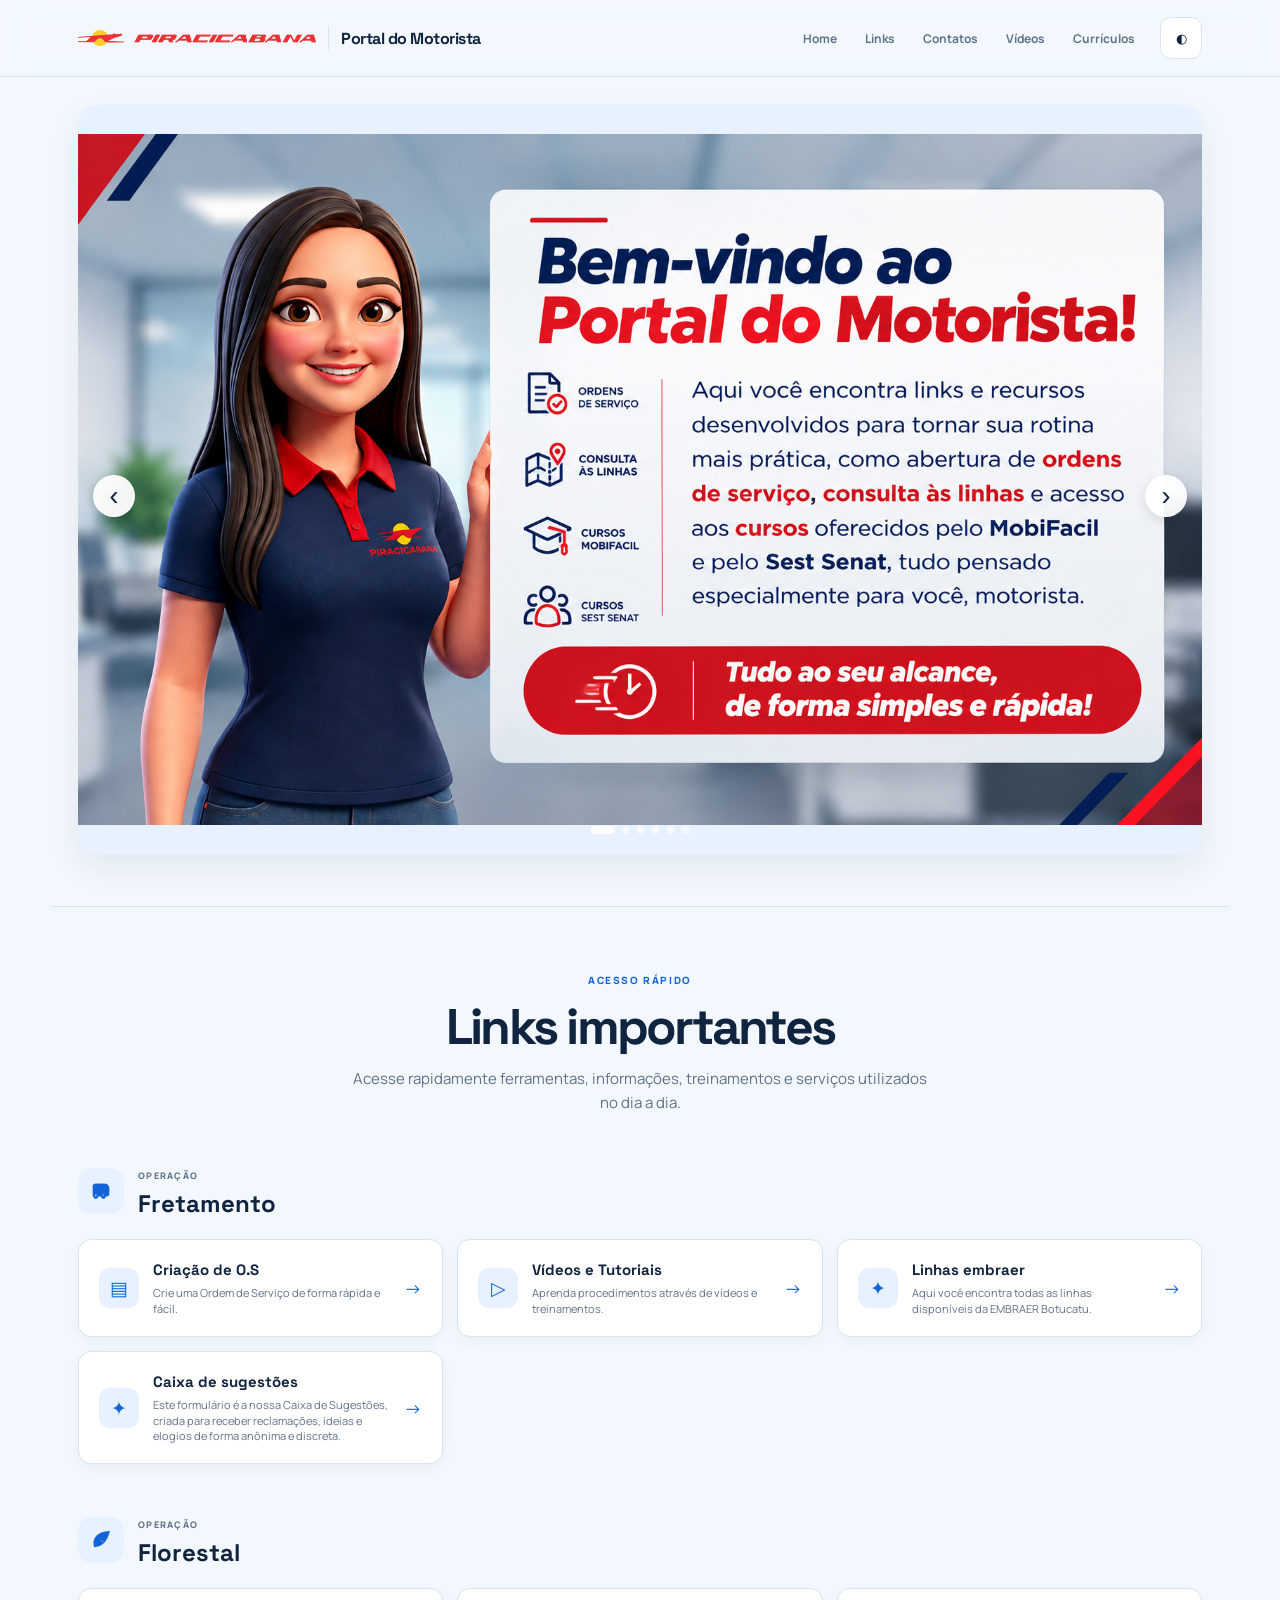
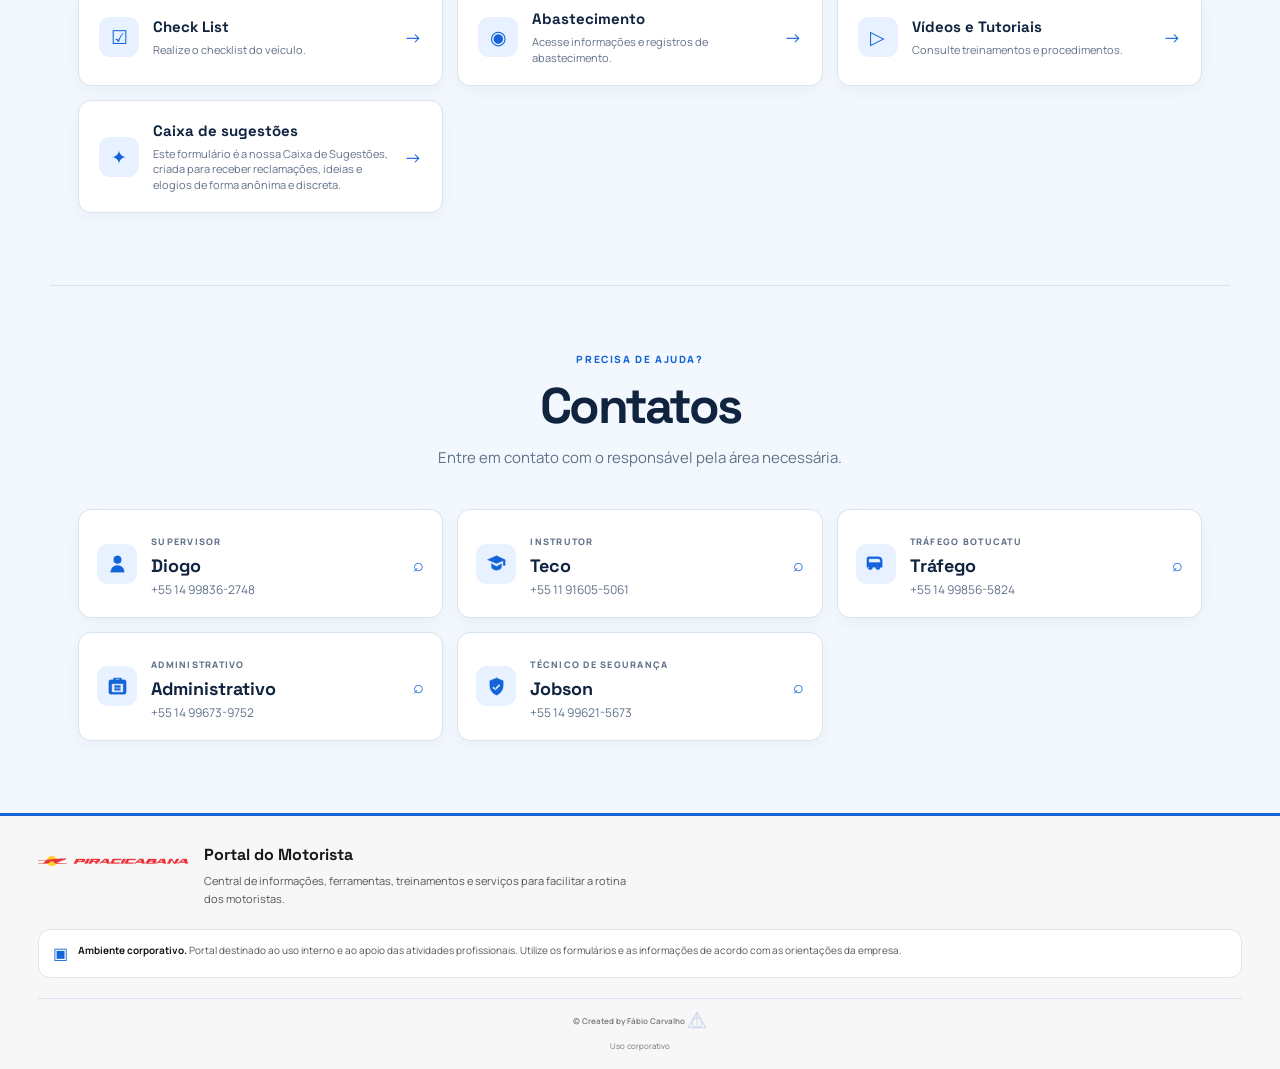
<file: index.html>
<!doctype html>
<html lang="pt-BR">

<head>
    <!-- Configurações da página -->
    <meta charset="UTF-8">
    <meta name="viewport" content="width=device-width, initial-scale=1.0">
    <meta name="description" content="Portal do Motorista — informações, ferramentas, treinamentos e contactos.">
    <title>Portal do Motorista</title>

    <!-- Fontes -->
    <link rel="preconnect" href="https://fonts.googleapis.com">
    <link rel="preconnect" href="https://fonts.gstatic.com" crossorigin>
    <link href="https://fonts.googleapis.com/css2?family=Manrope:wght@400;500;600;700;800&family=Space+Grotesk:wght@400;500;600;700&display=swap" rel="stylesheet">
    <link rel="shortcut icon" href="Imagens/favicon.png" type="image/x-icon">
    <!-- CSS -->
    <link rel="stylesheet" href="css/style.css">
</head>

<body>
    <!-- Container principal -->
    <div class="portal-shell">

        <!-- Cabeçalho -->
        <header class="portal-header">
            <div class="header-container">

                <!-- Logo -->
                <a href="#home" class="portal-brand">
                    <span class="portal-logo" aria-hidden="true">
                        <img src="Imagens/logo-piracicabana.png" alt="Piracicabana">
                    </span>
                    <span class="brand-divider"></span>
                    <span class="brand-title">Portal do Motorista</span>
                </a>

                <!-- Menu desktop -->
                <nav class="desktop-menu" aria-label="Navegação principal">
                    <a href="#home">Home</a>
                    <a href="#links">Links</a>
                    <a href="#contatos">Contatos</a>
                    <a href="videos_e_tutoriais.html">Vídeos <span></span></a>
                    <a href="envie_seu_curriculo.html">Currículos</a>
                </nav>

                <!-- Ferramentas -->
                <div class="header-tools">
                    <button class="portal-theme" id="themeButton" type="button" aria-label="Ativar modo escuro">◐</button>
                    <button class="menu-button" id="menuButton" type="button" aria-label="Abrir menu" aria-expanded="false">
                        <span></span>
                        <span></span>
                        <span></span>
                    </button>
                </div>

                <!-- Menu mobile -->
                <nav class="mobile-menu" id="mobileMenu" aria-hidden="true">
                    <a href="#home">Home <span>→</span></a>
                    <a href="#links">Links <span>→</span></a>
                    <a href="#contatos">Contatos <span>→</span></a>
                    <a href="videos_e_tutoriais.html">Vídeos<span>→</span></a>
                    <a href="envie_seu_curriculo.html"><span>Currículos</span><strong>→</strong></a>
                </nav>

            </div>
        </header>

        <!-- Conteúdo principal -->
        <main id="home">

            <!-- Carrossel -->
            <section class="portal-carousel" aria-label="Informações do portal">
                <div class="carousel-track" id="carouselTrack">

                    <!-- Slide 1 -->
                    <div class="portal-slide active">
                        <img src="Imagens/Bem-vindo ao Portal do Motorista.png" alt="Autocarro urbano numa rota ao amanhecer">
                    </div>

                    <!-- Slide 2 -->
                    <div class="portal-slide">
                        <img src="Imagens/Motorista Floresta – Bracell_ Tudo ao Seu Alcance.png" alt="Formação de segurança para motoristas">
                    </div>

                    <!-- Slide 3 -->
                    <div class="portal-slide">
                        <img src="Imagens/Videos para Aprovação no Detran.png" alt="Motorista a consultar uma rota digital">
                    </div>

                    <!-- Slide 4 -->
                    <div class="portal-slide">
                        <img src="Imagens/Portal de Suporte Piracicabana.png" alt="Frota de autocarros num terminal">
                    </div>

                    <!-- Slide 5 -->
                    <div class="portal-slide">
                        <img src="Imagens/Cursos EAD para Motoristas.png" alt="Frota de autocarros">
                    </div>
                    <!-- Slide 6 -->
                    <div class="portal-slide">
                        <img src="Imagens/indique um motorista.jpeg" alt="Frota de autocarros">
                    </div>

                </div>

                <!-- Controles do carrossel -->
                <button class="carousel-button prev" id="prevButton" type="button" aria-label="Imagem anterior">‹</button>
                <button class="carousel-button next" id="nextButton" type="button" aria-label="Próxima imagem">›</button>
                <div class="carousel-dots" id="carouselDots" aria-label="Indicadores do carrossel"></div>
            </section>

        </main>

        <!-- Links -->
        <section class="portal-section links-section" id="links">

            <!-- Cabeçalho -->
            <div class="section-header">
                <span class="section-label">ACESSO RÁPIDO</span>
                <h2>Links importantes</h2>
                <p>Acesse rapidamente ferramentas, informações, treinamentos e serviços utilizados no dia a dia.</p>
            </div>

            <!-- Fretamento -->
            <div class="category">
                <div class="category-title">
                    <div class="category-icon" aria-hidden="true">
                        <svg viewBox="0 0 24 24" role="img">
                            <path d="M3 7.5A2.5 2.5 0 0 1 5.5 5h10A4.5 4.5 0 0 1 20 9.5V16a2 2 0 0 1-2 2h-1.5a2.5 2.5 0 0 1-5 0h-3a2.5 2.5 0 0 1-5 0H3V7.5Zm3 8.5a1 1 0 1 0 0 2 1 1 0 0 0 0-2Zm8 0a1 1 0 1 0 0 2 1 1 0 0 0-2ZM5 8v4h13V9.5A1.5 1.5 0 0 0 16.5 8H5Z"/>
                        </svg>
                    </div>

                    <div>
                        <span>OPERAÇÃO</span>
                        <h3>Fretamento</h3>
                    </div>
                </div>

                <div class="cards-grid">

                    <!-- Criação de O.S -->
                    <a href="https://docs.google.com/forms/d/e/1FAIpQLSe5EHfvu-HG84poQB4lDRce5YuHdLUXYq6ta6vDeC5dkedWRA/viewform" class="link-card" target="_blank" rel="noopener noreferrer">
                        <div class="card-icon">▤</div>
                        <div class="card-content">
                            <h4>Criação de O.S</h4>
                            <p>Crie uma Ordem de Serviço de forma rápida e fácil.</p>
                        </div>
                        <span class="card-arrow">→</span>
                    </a>

                    <!-- Vídeos e Tutoriais -->
                    <a href="videos_e_tutoriais.html" class="link-card">
                        <div class="card-icon">▷</div>
                        <div class="card-content">
                            <h4>Vídeos e Tutoriais</h4>
                            <p>Aprenda procedimentos através de vídeos e treinamentos.</p>
                        </div>
                        <span class="card-arrow">→</span>
                    </a>

                    <!-- Linhas Embraer -->
                    <a href="https://sites.google.com/piracicabana.com.br/unidade-botucatu/?pli=1&authuser=0" class="link-card" target="_blank" rel="noopener noreferrer">
                        <div class="card-icon">✦</div>
                        <div class="card-content">
                            <h4>Linhas embraer</h4>
                            <p>Aqui você encontra todas as linhas disponíveis da EMBRAER Botucatu.</p>
                        </div>
                        <span class="card-arrow">→</span>
                    </a>

                    <!-- Caixa de sugestões -->
                    <a href="https://forms.gle/rN4HuwGb4Rvtjcbr5" class="link-card" target="_blank" rel="noopener noreferrer">
                        <div class="card-icon">✦</div>
                        <div class="card-content">
                            <h4>Caixa de sugestões</h4>
                            <p>Este formulário é a nossa Caixa de Sugestões, criada para receber reclamações, ideias e elogios de forma anônima e discreta.</p>
                        </div>
                        <span class="card-arrow">→</span>
                    </a>

                </div>
            </div>

            <!-- Florestal -->
            <div class="category">
                <div class="category-title">
                    <div class="category-icon" aria-hidden="true">
                        <svg viewBox="0 0 24 24" role="img">
                            <path d="M20.5 3.5C13.2 3.5 7.9 6.1 5.3 10.2c-2.1 3.3-1.6 7.2-.8 9.5 2.3-.1 6.2-.7 9.1-3.2 3.7-3.1 5.6-7.6 6.9-13Zm-4.1 4.1c-2.5 1.3-4.8 3.1-6.7 5.2-1.5 1.6-2.6 3.3-3.3 5.1M9.2 12.8c2.3.1 4.5.8 6.4 2"/>
                        </svg>
                    </div>

                    <div>
                        <span>OPERAÇÃO</span>
                        <h3>Florestal</h3>
                    </div>
                </div>

                <div class="cards-grid">

                    <!-- Check List -->
                    <a href="https://forms.gle/oEociJgSTcocXBvDA" class="link-card" target="_blank" rel="noopener noreferrer">
                        <div class="card-icon">☑</div>
                        <div class="card-content">
                            <h4>Check List</h4>
                            <p>Realize o checklist do veículo.</p>
                        </div>
                        <span class="card-arrow">→</span>
                    </a>

                    <!-- Abastecimento -->
                    <a href="https://docs.google.com/forms/d/e/1FAIpQLSclZWHDoYT5iWDCYOJOmgLIZHDovqYQHaLb7cxhCe6krzUstw/viewform" class="link-card" target="_blank" rel="noopener noreferrer">
                        <div class="card-icon">◉</div>
                        <div class="card-content">
                            <h4>Abastecimento</h4>
                            <p>Acesse informações e registros de abastecimento.</p>
                        </div>
                        <span class="card-arrow">→</span>
                    </a>

                    <!-- Vídeos e Tutoriais -->
                    <a href="videos_e_tutoriais.html" class="link-card">
                        <div class="card-icon">▷</div>
                        <div class="card-content">
                            <h4>Vídeos e Tutoriais</h4>
                            <p>Consulte treinamentos e procedimentos.</p>
                        </div>
                        <span class="card-arrow">→</span>
                    </a>

                    <!-- Caixa de sugestões -->
                    <a href="https://forms.gle/rN4HuwGb4Rvtjcbr5" class="link-card" target="_blank" rel="noopener noreferrer">
                        <div class="card-icon">✦</div>
                        <div class="card-content">
                            <h4>Caixa de sugestões</h4>
                            <p>Este formulário é a nossa Caixa de Sugestões, criada para receber reclamações, ideias e elogios de forma anônima e discreta.</p>
                        </div>
                        <span class="card-arrow">→</span>
                    </a>

                </div>
            </div>

        </section>

        <!-- Contatos -->
        <section class="portal-section contacts-section" id="contatos">

            <!-- Cabeçalho -->
            <div class="section-header">
                <span class="section-label">PRECISA DE AJUDA?</span>
                <h2>Contatos</h2>
                <p>Entre em contato com o responsável pela área necessária.</p>
            </div>

            <div class="contacts-grid">

                <!-- Diogo -->
                <a href="https://wa.me/5514998362748" target="_blank" rel="noopener noreferrer" class="contact-card">
                    <div class="contact-icon person-icon" aria-hidden="true">
                        <svg viewBox="0 0 24 24">
                            <path d="M12 12a4 4 0 1 0 0-8 4 4 0 0 0 0 8Zm-7 8.5A6.5 6.5 0 0 1 11.5 14h1A6.5 6.5 0 0 1 19 20.5V21H5v-.5Z"/>
                        </svg>
                    </div>
                    <div>
                        <span>SUPERVISOR</span>
                        <h3>Diogo</h3>
                        <p>+55 14 99836-2748</p>
                    </div>
                    <span class="call-icon">⌕</span>
                </a>

                <!-- Teco -->
                <a href="https://wa.me/5511916055061" target="_blank" rel="noopener noreferrer" class="contact-card">
                    <div class="contact-icon instructor-icon" aria-hidden="true">
                        <svg viewBox="0 0 24 24">
                            <path d="M12 4 2.5 8 12 12l7-2.9V14h2V8L12 4Zm-5.2 8.2v3.3c0 2.1 2.3 3.5 5.2 3.5s5.2-1.4 5.2-3.5v-3.3L12 15l-5.2-2.8Z"/>
                        </svg>
                    </div>
                    <div>
                        <span>INSTRUTOR</span>
                        <h3>Teco</h3>
                        <p>+55 11 91605-5061</p>
                    </div>
                    <span class="call-icon">⌕</span>
                </a>

                <!-- Tráfego -->
                <a href="https://wa.me/5514998565824" target="_blank" rel="noopener noreferrer" class="contact-card">
                    <div class="contact-icon traffic-icon" aria-hidden="true">
                        <svg viewBox="0 0 24 24">
                            <path d="M5 5h10a4 4 0 0 1 4 4v7h-2a2.5 2.5 0 0 1-5 0H9a2.5 2.5 0 0 1-5 0H3V7a2 2 0 0 1 2-2Zm0 10a1 1 0 1 0 0 2 1 1 0 0 0 0-1Zm10 0a1 1 0 1 0 0 2 1 1 0 0 0-1-1ZM5 7v4h12V9a2 2 0 0 0-2-2H5Z"/>
                        </svg>
                    </div>
                    <div>
                        <span>TRÁFEGO BOTUCATU</span>
                        <h3>Tráfego</h3>
                        <p>+55 14 99856-5824</p>
                    </div>
                    <span class="call-icon">⌕</span>
                </a>

                <!-- Administrativo -->
                <a href="https://wa.me/5514996739752" target="_blank" rel="noopener noreferrer" class="contact-card">
                    <div class="contact-icon admin-icon" aria-hidden="true">
                        <svg viewBox="0 0 24 24">
                            <path d="M8 5V3h8v2h3a2 2 0 0 1 2 2v11a2 2 0 0 1-2 2H5a2 2 0 0 1-2-2V7a2 2 0 0 1 2-2h3Zm2 0h4V4h-4v1Zm-4 4v9h12V9H6Zm3 2h6v2H9v-2Zm0 3h6v2H9v-2Z"/>
                        </svg>
                    </div>
                    <div>
                        <span>ADMINISTRATIVO</span>
                        <h3>Administrativo</h3>
                        <p>+55 14 99673-9752</p>
                    </div>
                    <span class="call-icon">⌕</span>
                </a>

                <!-- Jobson -->
                <a href="https://wa.me/5514996215673" target="_blank" rel="noopener noreferrer" class="contact-card">
                    <div class="contact-icon safety-icon" aria-hidden="true">
                        <svg viewBox="0 0 24 24">
                            <path d="m12 3 7 3v5c0 4.7-2.8 8.3-7 10-4.2-1.7-7-5.3-7-10V6l7-3Zm-1 11.2-2.1-2.1-1.4 1.4L11 16l5-5-1.4-1.4-3.6 3.6Z"/>
                        </svg>
                    </div>
                    <div>
                        <span>TÉCNICO DE SEGURANÇA</span>
                        <h3>Jobson</h3>
                        <p>+55 14 99621-5673</p>
                    </div>
                    <span class="call-icon">⌕</span>
                </a>

            </div>
        </section>

        <!-- Rodapé -->
        <footer class="portal-footer" id="rodape">
    <div class="footer-container">
        <div class="footer-main">
            <div class="footer-brand">
                <div class="footer-logo">
                    <div class="footer-logo-image">
                        <img src="Imagens/logo-piracicabana.png" alt="Piracicabana">
                    </div>
                    <div class="footer-logo-content">
                        <span class="footer-title">Portal do Motorista</span>
                        <p>Central de informações, ferramentas, treinamentos e serviços para facilitar a rotina dos motoristas.</p>
                    </div>
                </div>
            </div>
          
        </div>
        <div class="footer-corporate-note">
            <span class="footer-corporate-icon" aria-hidden="true">▣</span>
            <p><strong>Ambiente corporativo.</strong> Portal destinado ao uso interno e ao apoio das atividades profissionais. Utilize os formulários e as informações de acordo com as orientações da empresa.</p>
        </div>
        <div class="footer-bottom">
            <a href="index.html" target="_blank" rel="noopener noreferrer" class="creator-credit">
                <span>© Created by Fábio Carvalho <img src="Imagens/ChatGPT Image 16 de set. de 2026, 04_20_43.png" alt="" aria-hidden="true"></span>
            </a>
            <span>Uso corporativo</span>
        </div>
    </div>
</footer>

    </div>

    <!-- JavaScript -->
    <script src="script/script.js"></script>
</body>
</html>
</file>
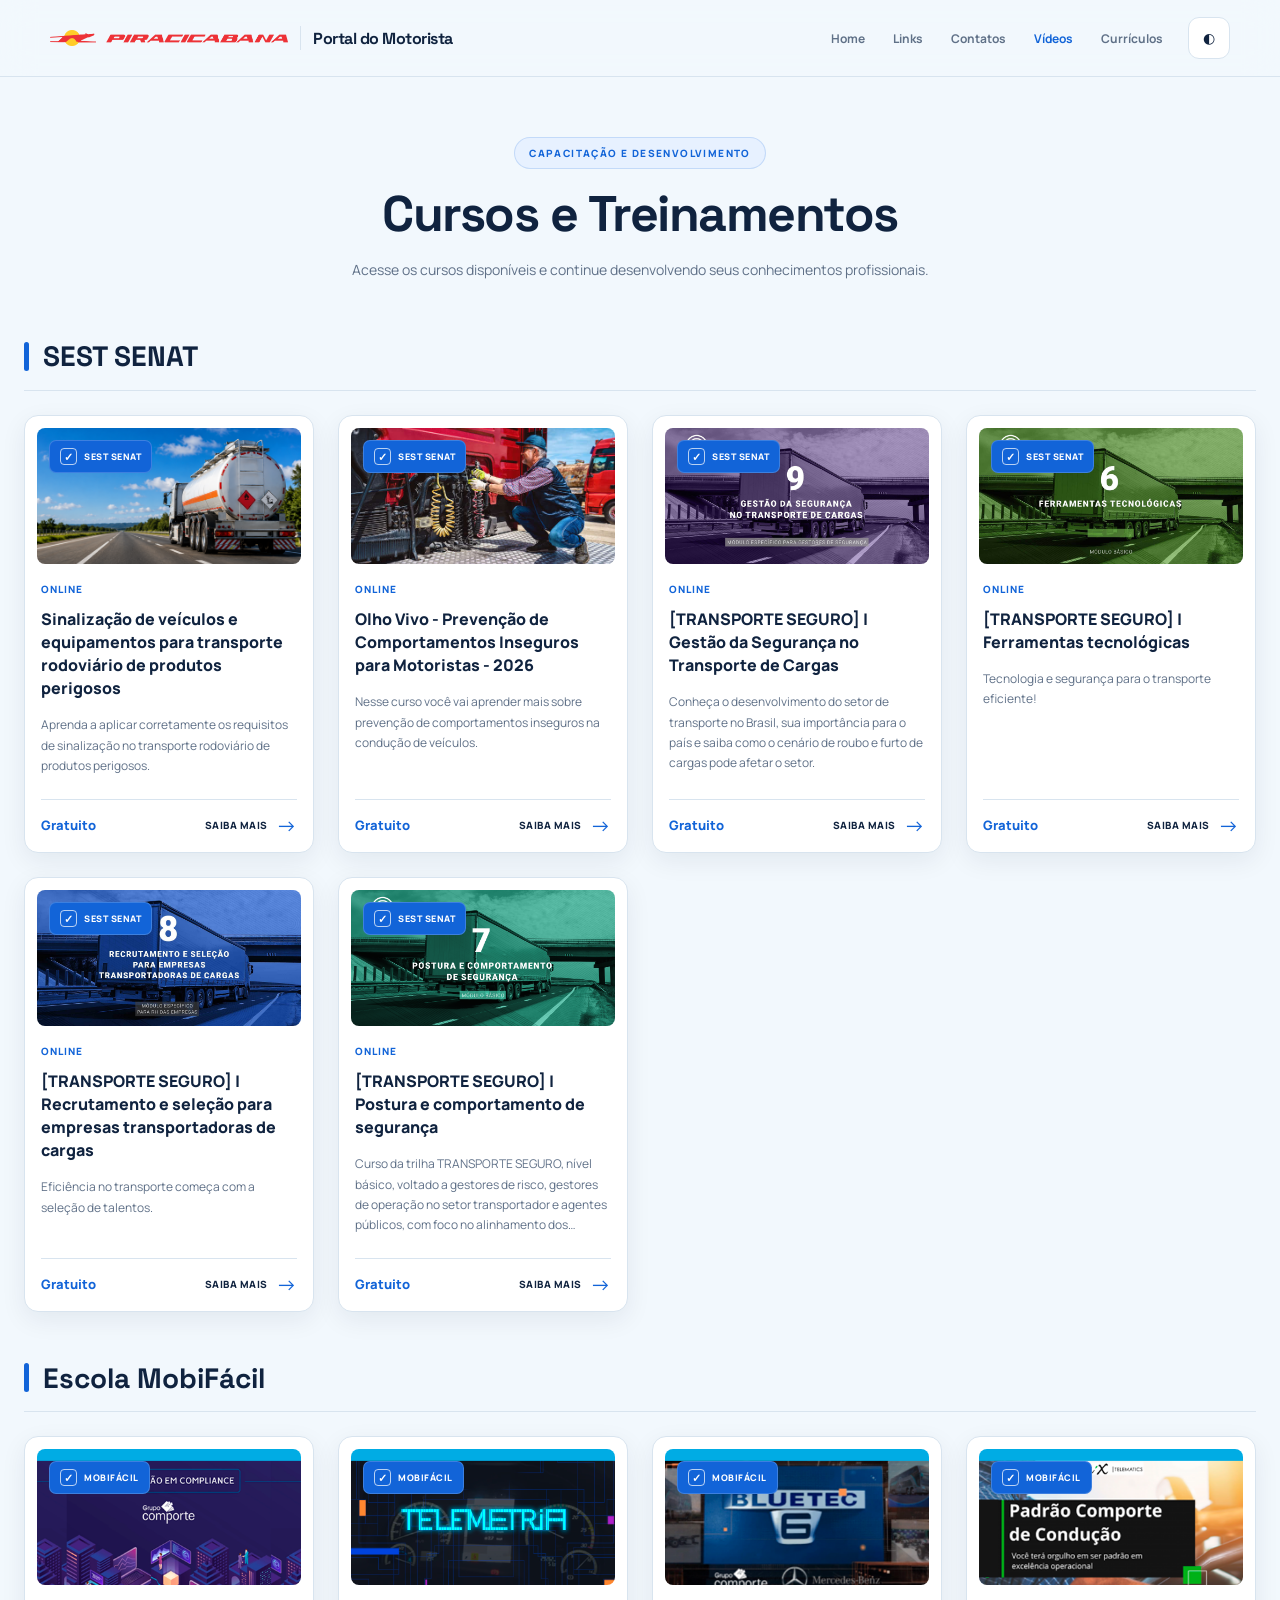
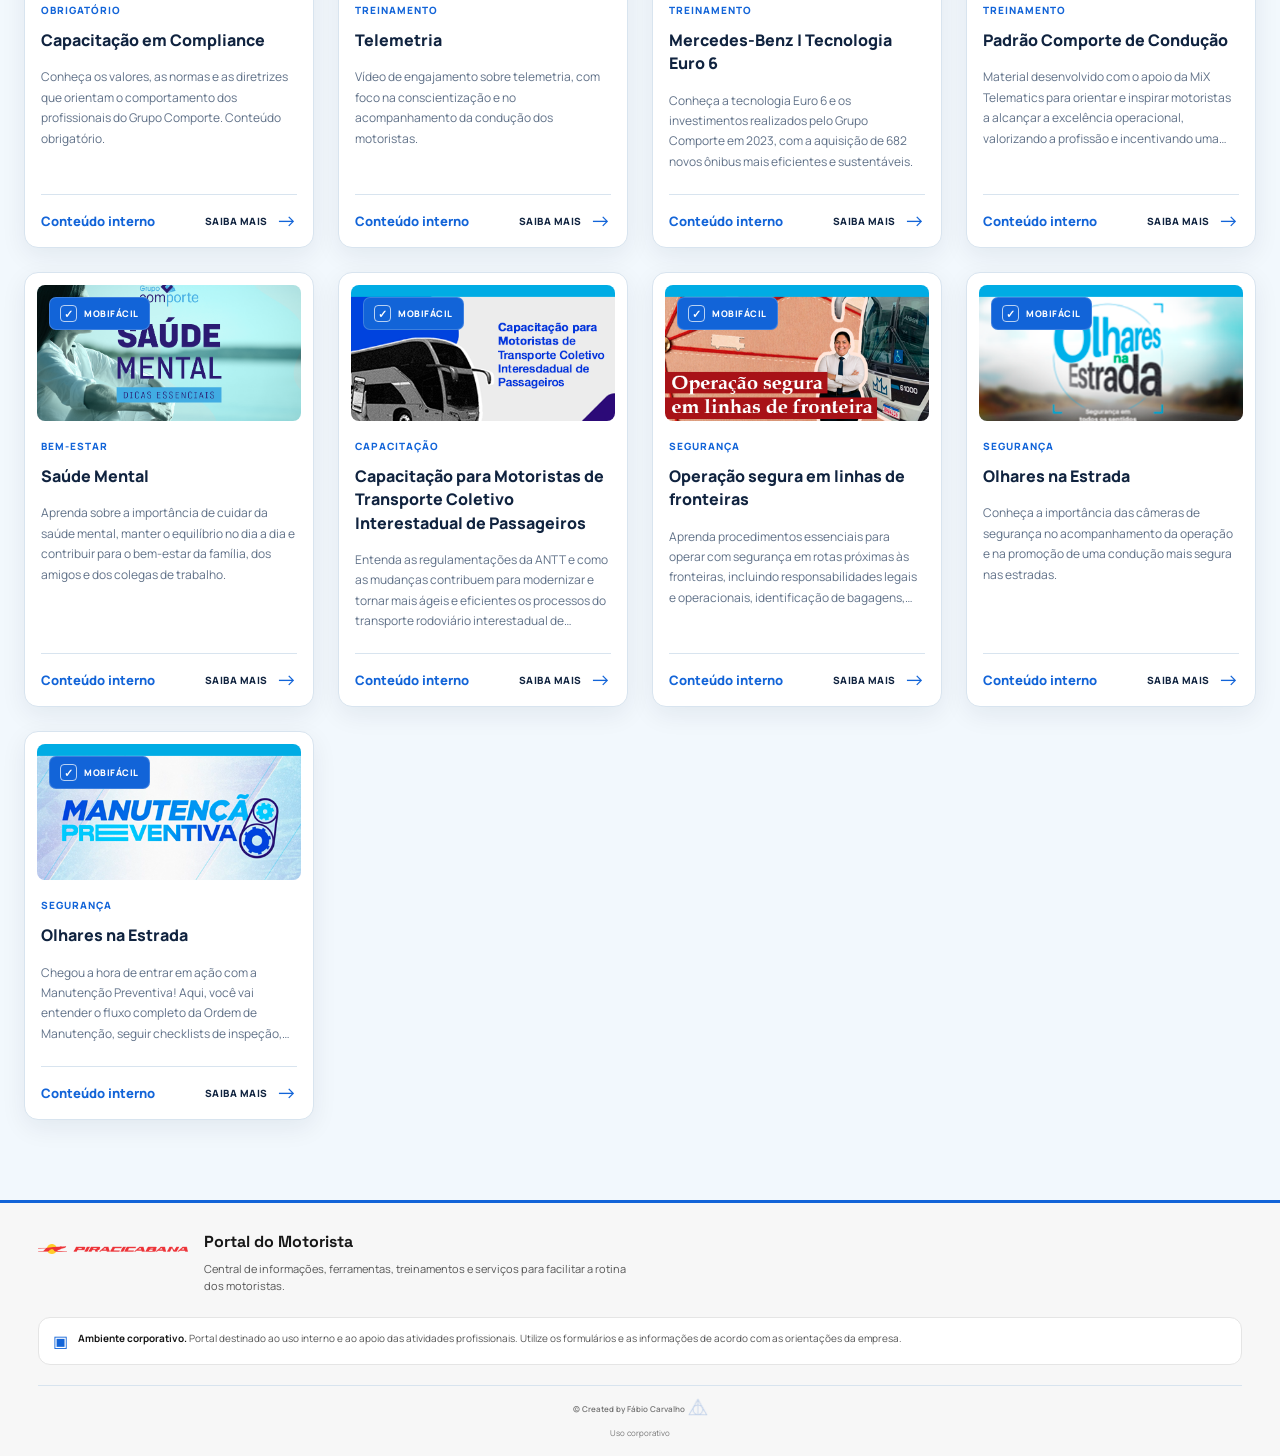
<file: Cursos_sest_mobi.html>
<!DOCTYPE html>
<html lang="pt-BR">
<head>
    <meta charset="UTF-8">
    <meta name="viewport" content="width=device-width, initial-scale=1.0">

    <meta name="description"
          content="Portal do Motorista - Cursos EAD e treinamentos para motoristas.">

    <meta name="theme-color" content="#f2f8fd">

    <title>Cursos e Tutoriais | Portal do Motorista</title>

    <!-- Fontes -->
    <link rel="preconnect" href="https://fonts.googleapis.com">
    <link rel="preconnect" href="https://fonts.gstatic.com" crossorigin>
    <link rel="shortcut icon" href="Imagens/favicon.png" type="image/x-icon">

    <link href="https://fonts.googleapis.com/css2?family=Manrope:wght@400;500;600;700;800&family=Space+Grotesk:wght@500;600;700&display=swap"
          rel="stylesheet">

    <!-- CSS -->
    <link rel="stylesheet" href="css/Curso_EAD.css">

    <!-- Tema inicial -->
    <script>
        try {
            const tema = localStorage.getItem("portal-theme");
            if (tema === "dark") {
                document.documentElement.dataset.theme = "dark";
            }
        } catch (error) {
            // A página continua funcionando sem localStorage.
        }
    </script>
</head>

<body>

    <!-- =========================================
         CABEÇALHO
    ========================================== -->
    <header class="portal-header">

        <div class="header-container">

            <a href="index.html" class="portal-brand"
               aria-label="Portal do Motorista - Página inicial">

                <span class="portal-logo">
                    <img
                        src="Imagens/logo-piracicabana.png"
                        alt="Piracicabana"
                        onerror="this.style.display='none';"
                    >
                </span>

                <span class="brand-divider"></span>

                <span class="brand-title">
                    Portal do Motorista
                </span>

            </a>

            <!-- MENU DESKTOP -->
            <nav class="desktop-menu" aria-label="Menu principal">
                <a href="index.html">Home</a>
                <a href="index.html#links">Links</a>
                <a href="index.html#contatos">Contatos</a>
                <a href="videos_e_tutoriais.html" class="active" aria-current="page">Vídeos</a>
                <a href="envie_seu_curriculo.html">Currículos</a>
            </nav>

            <!-- FERRAMENTAS -->
            <div class="header-tools">

                <button
                    class="portal-theme"
                    id="themeButton"
                    type="button"
                    aria-label="Ativar tema escuro"
                    title="Alternar tema"
                >
                    ◐
                </button>

                <button
                    class="menu-button"
                    id="menuButton"
                    type="button"
                    aria-label="Abrir menu"
                    aria-expanded="false"
                    aria-controls="mobileMenu"
                >
                    <span></span>
                    <span></span>
                    <span></span>
                </button>

            </div>

        </div>

        <!-- MENU MOBILE -->
        <nav class="mobile-menu"
             id="mobileMenu"
             aria-label="Menu para dispositivos móveis"
             inert>
            <a href="index.html">Home <span aria-hidden="true">→</span></a>
            <a href="index.html#links">Links <span aria-hidden="true">→</span></a>
            <a href="index.html#contatos">Contatos <span aria-hidden="true">→</span></a>
            <a href="videos_e_tutoriais.html" class="active" aria-current="page">Vídeos <span aria-hidden="true">→</span></a>
            <a href="envie_seu_curriculo.html">Currículos <span aria-hidden="true">→</span></a>
        </nav>

    </header>

    <!-- =========================================
         CONTEÚDO PRINCIPAL
    ========================================== -->
    <main class="cursos-main">

        <section class="cursos-section"
                 aria-labelledby="paginaTitulo">

            <!-- INTRODUÇÃO -->
            <div class="cursos-header">

                <span class="section-tag">
                    CAPACITAÇÃO E DESENVOLVIMENTO
                </span>

                <h1 id="paginaTitulo">
                    Cursos e Treinamentos
                </h1>

                <p>
                    Acesse os cursos disponíveis e continue
                    desenvolvendo seus conhecimentos profissionais.
                </p>

            </div>

            <!--
                O JAVASCRIPT CRIA AUTOMATICAMENTE
                AS SEÇÕES SEST SENAT E MOBIFÁCIL.
            -->
            <div id="cursosGroups" class="cursos-groups"></div>

        </section>

    </main>

    <!-- =========================================
         RODAPÉ
    ========================================== -->
    <footer class="portal-footer" id="rodape">
    <div class="footer-container">
        <div class="footer-main">
            <div class="footer-brand">
                <div class="footer-logo">
                    <div class="footer-logo-image">
                        <img src="Imagens/logo-piracicabana.png" alt="Piracicabana">
                    </div>
                    <div class="footer-logo-content">
                        <span class="footer-title">Portal do Motorista</span>
                        <p>Central de informações, ferramentas, treinamentos e serviços para facilitar a rotina dos motoristas.</p>
                    </div>
                </div>
            </div>
         
        </div>
        <div class="footer-corporate-note">
            <span class="footer-corporate-icon" aria-hidden="true">▣</span>
            <p><strong>Ambiente corporativo.</strong> Portal destinado ao uso interno e ao apoio das atividades profissionais. Utilize os formulários e as informações de acordo com as orientações da empresa.</p>
        </div>
        <div class="footer-bottom">
            <a href="index.html" target="_blank" rel="noopener noreferrer" class="creator-credit">
                <span>© Created by Fábio Carvalho <img src="Imagens/ChatGPT Image 16 de set. de 2026, 04_20_43.png" alt="" aria-hidden="true"></span>
            </a>
            <span>Uso corporativo</span>
        </div>
    </div>
</footer>

    <!-- JAVASCRIPT -->
    <script src="script/Script_EAD.js" defer></script>

</body>
</html>
</file>
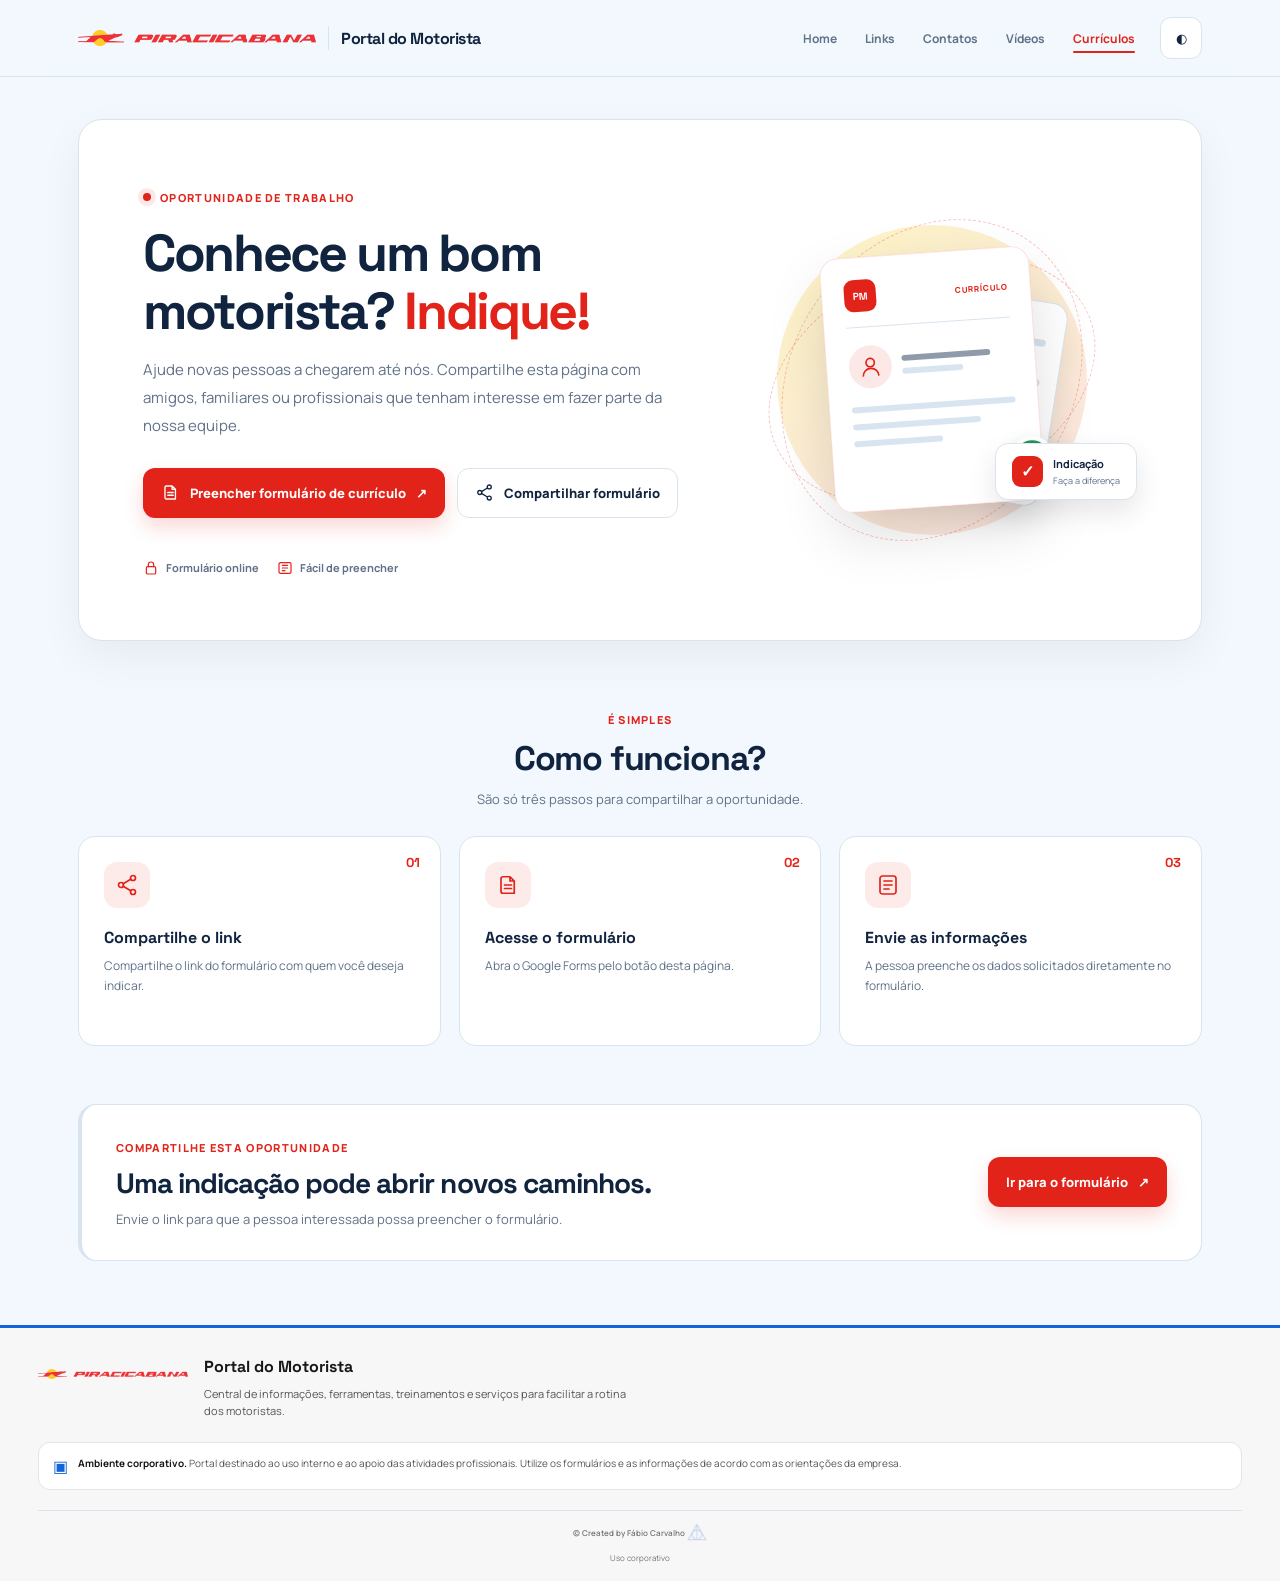
<file: envie_seu_curriculo.html>
<!DOCTYPE html>
<html lang="pt-BR">
<head>
    <meta charset="UTF-8">
    <meta name="viewport" content="width=device-width, initial-scale=1.0">
    <meta name="description" content="Indique um motorista e compartilhe o formulário para envio de currículo à equipe de recrutamento.">
    <meta name="theme-color" content="#E2231A">
    <title>Indique um Motorista | Portal do Motorista</title>
    <link rel="preconnect" href="https://fonts.googleapis.com">
    <link rel="preconnect" href="https://fonts.gstatic.com" crossorigin>
    <link href="https://fonts.googleapis.com/css2?family=Manrope:wght@400;500;600;700;800&family=Space+Grotesk:wght@400;500;600;700&display=swap" rel="stylesheet">
    <link rel="shortcut icon" href="Imagens/favicon.png" type="image/x-icon">
    <link rel="stylesheet" href="css/videos-tutoriais.css">
    <link rel="stylesheet" href="css/envie-curriculo.css">
</head>
<body>
    <header class="portal-header">
        <div class="header-container">
            <a href="index.html" class="portal-brand" aria-label="Portal do Motorista - página inicial">
                <div class="portal-logo"><img src="Imagens/logo-piracicabana.png" alt="Piracicabana"></div>
                <span class="brand-divider"></span>
                <span class="brand-title">Portal do Motorista</span>
            </a>
            <nav class="desktop-menu" aria-label="Menu principal">
                <a href="index.html">Home</a>
                <a href="index.html#links">Links</a>
                <a href="index.html#contatos">Contatos</a>
                <a href="videos_e_tutoriais.html">Vídeos</a>
                <a class="menu-current" href="envie_seu_curriculo.html" aria-current="page">Currículos</a>
            </nav>
            <div class="header-tools">
                <button id="themeButton" class="portal-theme" type="button" aria-label="Ativar modo escuro">◐</button>
                <button id="menuButton" class="menu-button" type="button" aria-label="Abrir menu" aria-expanded="false" aria-controls="mobileMenu"><span></span><span></span><span></span></button>
            </div>
            <nav id="mobileMenu" class="mobile-menu" aria-label="Menu para celular" aria-hidden="true">
                <a href="index.html"><span>Home</span><strong>→</strong></a>
                <a href="index.html#links"><span>Links</span><strong>→</strong></a>
                <a href="index.html#contatos"><span>Contatos</span><strong>→</strong></a>
                <a href="videos_e_tutoriais.html"><span>Vídeos</span><strong>→</strong></a>
                <a href="envie_seu_curriculo.html" aria-current="page"><span>Currículos</span><strong>→</strong></a>
            </nav>
        </div>
    </header>

    <main class="curriculo-main">
        <section class="curriculo-hero" aria-labelledby="curriculo-title">
            <div class="curriculo-copy">
                <span class="curriculo-eyebrow"><span class="eyebrow-dot"></span> OPORTUNIDADE DE TRABALHO</span>
                <h1 id="curriculo-title">Conhece um bom motorista? <span>Indique!</span></h1>
                <p class="curriculo-lead">Ajude novas pessoas a chegarem até nós. Compartilhe esta página com amigos, familiares ou profissionais que tenham interesse em fazer parte da nossa equipe.</p>
                <div class="curriculo-actions">
                    <a class="curriculo-button curriculo-button-primary" href="https://docs.google.com/forms/d/1qPIHqgf3pd81_Ei6E0afKxkggZUvFLYpAnft4mR5UnE/viewform" target="_blank" rel="noopener noreferrer">
                        <svg viewBox="0 0 24 24" aria-hidden="true"><path d="M7 3.75h7l4.25 4.25v12.25H7a2 2 0 0 1-2-2v-12.5a2 2 0 0 1 2-2Zm7 0V8h4.25M8.5 12h7M8.5 15.5h7"/></svg>
                        Preencher formulário de currículo
                        <span aria-hidden="true">↗</span>
                    </a>
                    <button class="curriculo-button curriculo-button-secondary" id="shareButton" type="button">
                        <svg viewBox="0 0 24 24" aria-hidden="true"><circle cx="18" cy="5" r="2.5"/><circle cx="6" cy="12" r="2.5"/><circle cx="18" cy="19" r="2.5"/><path d="m8.2 10.8 7.5-4.5M8.2 13.2l7.5 4.5"/></svg>
                        Compartilhar formulário
                    </button>
                </div>
                <p class="share-feedback" id="shareFeedback" role="status" aria-live="polite"></p>
                <div class="curriculo-trust">
                    <span><svg viewBox="0 0 24 24" aria-hidden="true"><rect x="5" y="10" width="14" height="11" rx="2"/><path d="M8 10V7a4 4 0 0 1 8 0v3"/></svg> Formulário online</span>
                    <span><svg viewBox="0 0 24 24" aria-hidden="true"><rect x="3" y="4" width="18" height="16" rx="2"/><path d="M8 8h8M8 12h8M8 16h4"/></svg> Fácil de preencher</span>
                </div>
            </div>
            <div class="curriculo-visual" aria-hidden="true">
                <div class="visual-orbit orbit-one"></div><div class="visual-orbit orbit-two"></div>
                <div class="visual-card visual-card-back"><span class="visual-mini-line"></span><span class="visual-mini-line short"></span><span class="visual-mini-line"></span></div>
                <div class="visual-document">
                    <div class="document-top"><span class="document-symbol">PM</span><span class="document-status">CURRÍCULO</span></div>
                    <div class="document-profile"><span class="profile-avatar"><svg viewBox="0 0 24 24"><circle cx="12" cy="8" r="4"/><path d="M4.5 21a7.5 7.5 0 0 1 15 0"/></svg></span><span class="profile-lines"><i></i><i></i></span></div>
                    <div class="document-line"></div><div class="document-line medium"></div><div class="document-line short"></div>
                    <div class="document-check"><svg viewBox="0 0 24 24"><path d="m5 12 4 4L19 6"/></svg></div>
                </div>
                <div class="visual-badge"><span class="badge-check">✓</span><span><strong>Indicação</strong><small>Faça a diferença</small></span></div>
            </div>
        </section>

        <section class="curriculo-steps" aria-labelledby="steps-title">
            <div class="steps-heading"><span class="curriculo-eyebrow">É SIMPLES</span><h2 id="steps-title">Como funciona?</h2><p>São só três passos para compartilhar a oportunidade.</p></div>
            <div class="steps-grid">
                
                <article class="step-card"><span class="step-number">01</span><div class="step-icon"><svg viewBox="0 0 24 24" aria-hidden="true"><circle cx="18" cy="5" r="2.5"/><circle cx="6" cy="12" r="2.5"/><circle cx="18" cy="19" r="2.5"/><path d="m8.2 10.8 7.5-4.5M8.2 13.2l7.5 4.5"/></svg></div><h3>Compartilhe o link</h3><p>Compartilhe o link do formulário com quem você deseja indicar.</p></article>

                <article class="step-card"><span class="step-number">02</span><div class="step-icon"><svg viewBox="0 0 24 24" aria-hidden="true"><path d="M7 3.75h7l4.25 4.25v12.25H7a2 2 0 0 1-2-2v-12.5a2 2 0 0 1 2-2Zm7 0V8h4.25M8.5 12h7M8.5 15.5h7"/></svg></div><h3>Acesse o formulário</h3><p>Abra o Google Forms pelo botão desta página.</p></article>

                <article class="step-card"><span class="step-number">03</span><div class="step-icon"><svg viewBox="0 0 24 24" aria-hidden="true"><path d="M4 5.5A2.5 2.5 0 0 1 6.5 3h11A2.5 2.5 0 0 1 20 5.5v13a2.5 2.5 0 0 1-2.5 2.5h-11A2.5 2.5 0 0 1 4 18.5v-13ZM8 8h8M8 12h8M8 16h5"/></svg></div><h3>Envie as informações</h3><p>A pessoa preenche os dados solicitados diretamente no formulário.</p></article>
            </div>
        </section>
        <section class="curriculo-bottom-cta">
            <div><span class="curriculo-eyebrow">COMPARTILHE ESTA OPORTUNIDADE</span><h2>Uma indicação pode abrir novos caminhos.</h2><p>Envie o link para que a pessoa interessada possa preencher o formulário.</p></div>
            <a class="curriculo-button curriculo-button-primary" href="https://docs.google.com/forms/d/1qPIHqgf3pd81_Ei6E0afKxkggZUvFLYpAnft4mR5UnE/viewform" target="_blank" rel="noopener noreferrer">Ir para o formulário <span aria-hidden="true">↗</span></a>
        </section>
    </main>

    <footer class="portal-footer" id="rodape">
    <div class="footer-container">
        <div class="footer-main">
            <div class="footer-brand">
                <div class="footer-logo">
                    <div class="footer-logo-image">
                        <img src="Imagens/logo-piracicabana.png" alt="Piracicabana">
                    </div>
                    <div class="footer-logo-content">
                        <span class="footer-title">Portal do Motorista</span>
                        <p>Central de informações, ferramentas, treinamentos e serviços para facilitar a rotina dos motoristas.</p>
                    </div>
                </div>
            </div>
           
        </div>
        <div class="footer-corporate-note">
            <span class="footer-corporate-icon" aria-hidden="true">▣</span>
            <p><strong>Ambiente corporativo.</strong> Portal destinado ao uso interno e ao apoio das atividades profissionais. Utilize os formulários e as informações de acordo com as orientações da empresa.</p>
        </div>
        <div class="footer-bottom">
            <a href="index.html" target="_blank" rel="noopener noreferrer" class="creator-credit">
                <span>© Created by Fábio Carvalho <img src="Imagens/ChatGPT Image 16 de set. de 2026, 04_20_43.png" alt="" aria-hidden="true"></span>
            </a>
            <span>Uso corporativo</span>
        </div>
    </div>
</footer>
    <script src="script/envie-curriculo.js"></script>
</body>
</html>
</file>
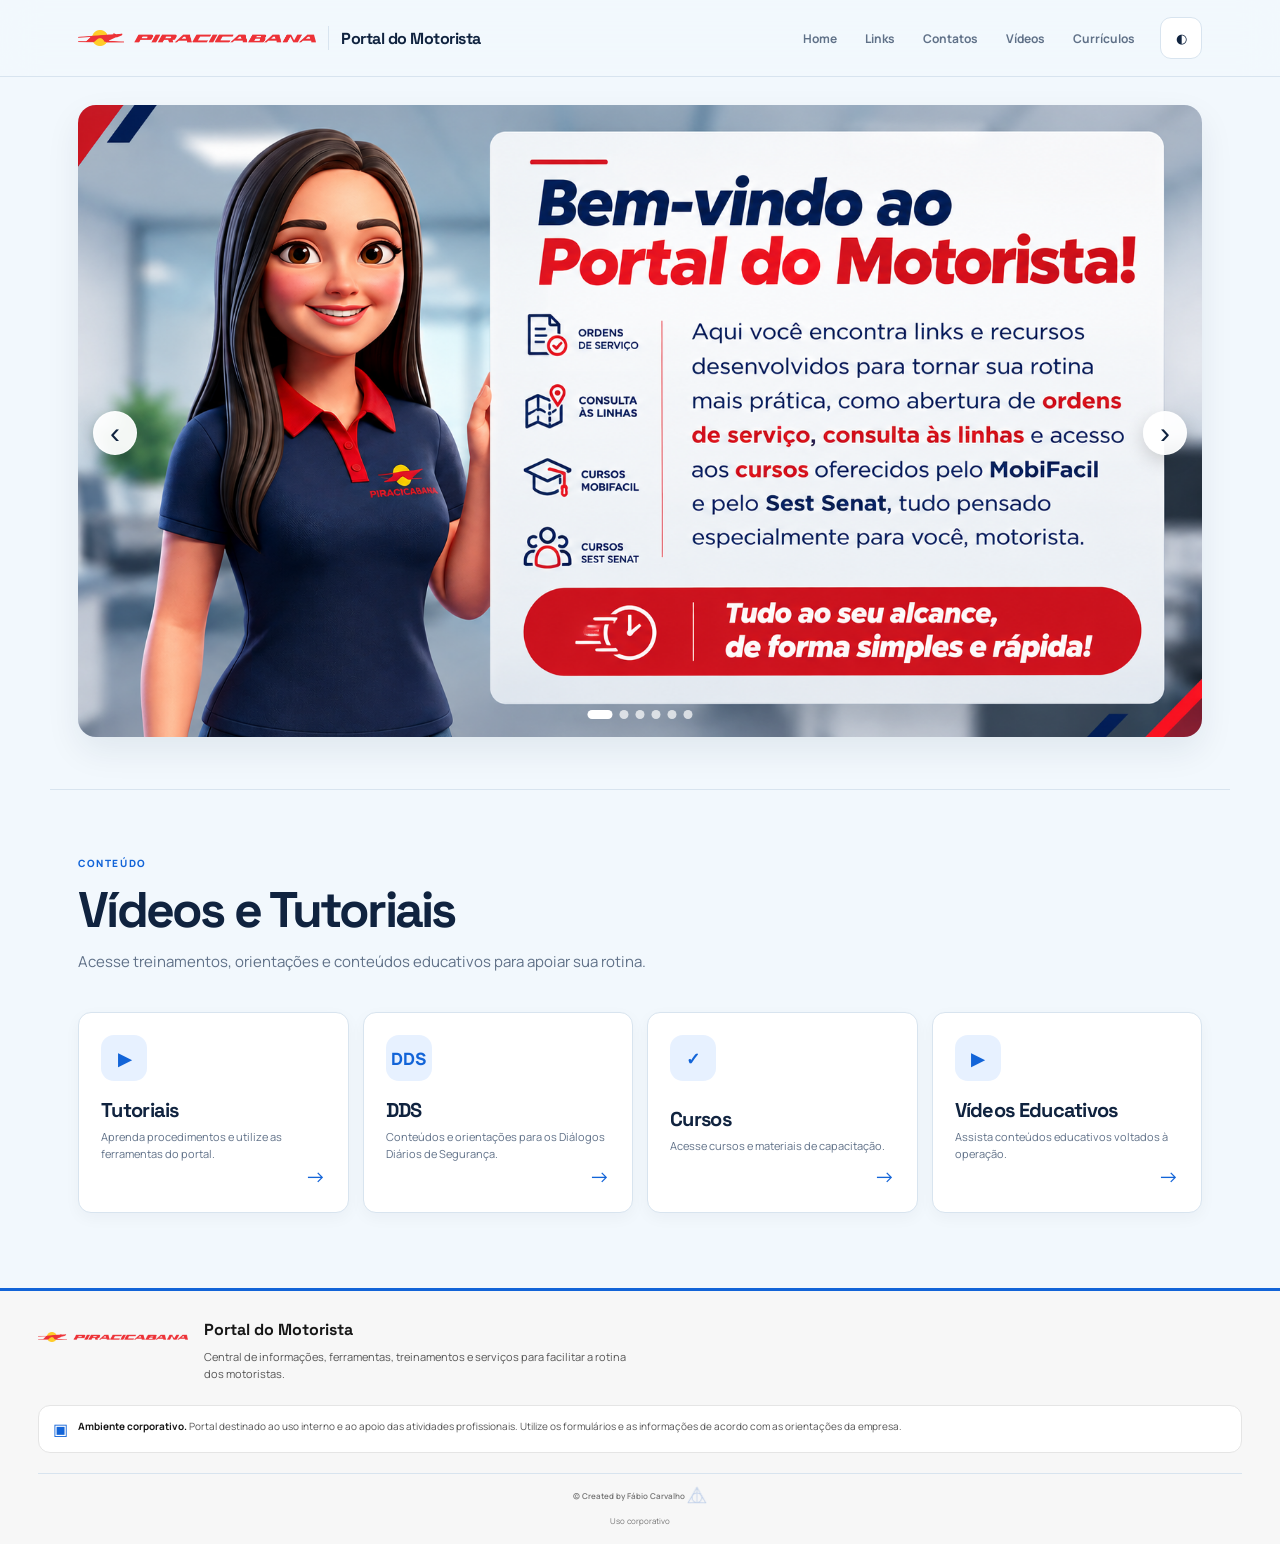
<file: videos_e_tutoriais.html>
<!DOCTYPE html>
<html lang="pt-BR">
<head>
    <!-- Configurações da página -->
    <meta charset="UTF-8">
    <meta name="viewport" content="width=device-width, initial-scale=1.0">
    <meta name="description" content="Portal do Motorista - Vídeos e Tutoriais">
    <title>Vídeos e Tutoriais | Portal do Motorista</title>

    <!-- Fontes -->
    <link rel="preconnect" href="https://fonts.googleapis.com">
    <link rel="preconnect" href="https://fonts.gstatic.com" crossorigin>
    <link href="https://fonts.googleapis.com/css2?family=Manrope:wght@400;500;600;700;800&family=Space+Grotesk:wght@400;500;600;700&display=swap" rel="stylesheet">
    <link rel="shortcut icon" href="Imagens/favicon.png" type="image/x-icon">

    <!-- CSS exclusivo desta página -->
    <link rel="stylesheet" href="css/videos-tutoriais.css">
    
</head>

<body>
    <!-- Cabeçalho -->
    <header class="portal-header">
        <div class="header-container">
            <!-- Logo -->
            <a href="index.html" class="portal-brand">
                <div class="portal-logo">
                    <img src="Imagens/logo-piracicabana.png" alt="Piracicabana">
                </div>
                <span class="brand-divider"></span>
                <span class="brand-title">Portal do Motorista</span>
            </a>

            <!-- Menu desktop -->
            <nav class="desktop-menu" aria-label="Menu principal">
                <a href="index.html">Home</a>
                <a href="index.html#links">Links</a>
                <a href="index.html#contatos">Contatos</a>
                <a href="videos_e_tutoriais.html">Vídeos <span></span></a>
                    <a href="envie_seu_curriculo.html">Currículos</a>
            </nav>

            <!-- Botões do cabeçalho -->
            <div class="header-tools">
                <button id="themeButton" class="portal-theme" type="button" aria-label="Ativar modo escuro">◐</button>
                <button id="menuButton" class="menu-button" type="button" aria-label="Abrir menu" aria-expanded="false">
                    <span></span>
                    <span></span>
                    <span></span>
                </button>
            </div>

            <!-- Menu mobile -->
            <nav id="mobileMenu" class="mobile-menu" aria-hidden="true">
                <a href="index.html">
                    <span>Home</span>
                    <strong>→</strong>
                </a>
                <a href="index.html#links">
                    <span>Links</span>
                    <strong>→</strong>
                </a>
                <a href="index.html#contatos">
                    <span>Contatos</span>
                    <strong>→</strong>
                </a>
                <a href="videos_e_tutoriais.html">Vídeos <span>→</span></a>
                    <a href="envie_seu_curriculo.html"><span>Currículos</span><strong>→</strong></a>

            </nav>
        </div>
    </header>

    <!-- Conteúdo principal -->
    <main>
        <!-- Carrossel -->
            <section class="portal-carousel" aria-label="Informações do portal">
                <div class="carousel-track" id="carouselTrack">

                    <!-- Slide 1 -->
                    <div class="portal-slide active">
                        <img src="Imagens/Bem-vindo ao Portal do Motorista.png" alt="Autocarro urbano numa rota ao amanhecer">
                    </div>

                    <!-- Slide 2 -->
                    <div class="portal-slide">
                        <img src="Imagens/Motorista Floresta – Bracell_ Tudo ao Seu Alcance.png" alt="Formação de segurança para motoristas">
                    </div>

                    <!-- Slide 3 -->
                    <div class="portal-slide">
                        <img src="Imagens/Videos para Aprovação no Detran.png" alt="Motorista a consultar uma rota digital">
                    </div>

                    <!-- Slide 4 -->
                    <div class="portal-slide">
                        <img src="Imagens/Portal de Suporte Piracicabana.png" alt="Frota de autocarros num terminal">
                    </div>

                    <!-- Slide 5 -->
                    <div class="portal-slide">
                        <img src="Imagens/Cursos EAD para Motoristas.png" alt="Frota de autocarros">
                    </div>
                    <!-- Slide 6 -->
                    <div class="portal-slide">
                        <img src="Imagens/indique um motorista.jpeg" alt="Frota de autocarros">
                    </div>

                </div>

                <!-- Controles do carrossel -->
                <button class="carousel-button prev" id="prevButton" type="button" aria-label="Imagem anterior">‹</button>
                <button class="carousel-button next" id="nextButton" type="button" aria-label="Próxima imagem">›</button>
                <div class="carousel-dots" id="carouselDots" aria-label="Indicadores do carrossel"></div>
            </section>

        <!-- Vídeos e tutoriais -->
        <section class="videos-section" id="videos">
            <div class="videos-header">
                <span class="videos-label">CONTEÚDO</span>
                <h1>Vídeos e Tutoriais</h1>
                <p>Acesse treinamentos, orientações e conteúdos educativos para apoiar sua rotina.</p>
            </div>

            <!-- Cards -->
            <div class="videos-grid">
                <!-- Tutoriais -->
                <a href="videos_tutoriais.html" class="video-card">
                    <div class="video-card-icon">▶</div>
                    <div class="video-card-content">
                        <h2>Tutoriais</h2>
                        <p>Aprenda procedimentos e utilize as ferramentas do portal.</p>
                    </div>
                    <span class="video-card-arrow">→</span>
                </a>

                <!-- DDS -->
                <a href="videos_dds.html" class="video-card">
                    <div class="video-card-icon">DDS</div>
                    <div class="video-card-content">
                        <h2>DDS</h2>
                        <p>Conteúdos e orientações para os Diálogos Diários de Segurança.</p>
                    </div>
                    <span class="video-card-arrow">→</span>
                </a>

                <!-- Cursos -->
                <a href="Cursos_sest_mobi.html" class="video-card">
                    <div class="video-card-icon">✓</div>
                    <div class="video-card-content">
                        <h2>Cursos</h2>
                        <p>Acesse cursos e materiais de capacitação.</p>
                    </div>
                    <span class="video-card-arrow">→</span>
                </a>

                <!-- Vídeos educativos -->
                <a href="videos_educativos.html" class="video-card">
                    <div class="video-card-icon">▶</div>
                    <div class="video-card-content">
                        <h2>Vídeos Educativos</h2>
                        <p>Assista conteúdos educativos voltados à operação.</p>
                    </div>
                    <span class="video-card-arrow">→</span>
                </a>
            </div>
        </section>
    </main>

    <!-- Rodapé -->
    <footer class="portal-footer" id="rodape">
    <div class="footer-container">
        <div class="footer-main">
            <div class="footer-brand">
                <div class="footer-logo">
                    <div class="footer-logo-image">
                        <img src="Imagens/logo-piracicabana.png" alt="Piracicabana">
                    </div>
                    <div class="footer-logo-content">
                        <span class="footer-title">Portal do Motorista</span>
                        <p>Central de informações, ferramentas, treinamentos e serviços para facilitar a rotina dos motoristas.</p>
                    </div>
                </div>
            </div>
       
        </div>
        <div class="footer-corporate-note">
            <span class="footer-corporate-icon" aria-hidden="true">▣</span>
            <p><strong>Ambiente corporativo.</strong> Portal destinado ao uso interno e ao apoio das atividades profissionais. Utilize os formulários e as informações de acordo com as orientações da empresa.</p>
        </div>
        <div class="footer-bottom">
            <a href="index.html" target="_blank" rel="noopener noreferrer" class="creator-credit">
                <span>© Created by Fábio Carvalho <img src="Imagens/ChatGPT Image 16 de set. de 2026, 04_20_43.png" alt="" aria-hidden="true"></span>
            </a>
            <span>Uso corporativo</span>
        </div>
    </div>
</footer>

    <!-- JavaScript exclusivo desta página -->
    <script src="script/videos-tutoriais.js"></script>
</body>
</html>
</file>
<file: css/style.css>
/* =====================================================
   PORTAL DO MOTORISTA
   CSS COMPLETO — RESPONSIVO
   ===================================================== */


/* =====================================================
   VARIÁVEIS
   ===================================================== */

:root {
    --background: #f2f8fd;
    --foreground: #10233f;
    --card: #ffffff;
    --primary: #1264d8;
    --primary-soft: #e7f1ff;
    --muted: #607188;
    --border: #d8e4ef;
    --radius: 13px;
}

body.dark {
    --background: #101b2d;
    --foreground: #edf5ff;
    --card: #19283d;
    --primary: #2f8cff;
    --primary-soft: #243b5b;
    --muted: #a9bbd1;
    --border: #334963;
}


/* =====================================================
   RESET
   ===================================================== */

* {
    box-sizing: border-box;
}

html {
    scroll-behavior: smooth;
}

body {
    margin: 0;
    background: var(--background);
    color: var(--foreground);

    font-family: "Manrope", sans-serif;

    transition:
        background 0.25s ease,
        color 0.25s ease;
}

a {
    color: inherit;
}


/* =====================================================
   HEADER
   ===================================================== */

.portal-header {
    position: sticky;
    top: 0;

    z-index: 100;

    background: #f2f8fddd;

    border-bottom: 1px solid var(--border);

    backdrop-filter: blur(16px);
    -webkit-backdrop-filter: blur(16px);
}

body.dark .portal-header {
    background: #101b2ddd;
}

.header-container {
    max-width: 1180px;

    min-height: 76px;

    margin: auto;

    padding: 0 28px;

    display: flex;
    align-items: center;

    gap: 25px;

    position: relative;
}

/* =====================================================
   CELULAR
   ===================================================== */

@media (max-width: 760px) {

    .header-container {
        min-height: 68px;
        padding: 0 18px;
    }

    /* Mantém logo e título normalmente */
    .portal-brand {
        display: flex;
        align-items: center;
    }

    /* JOGA SOMENTE OS BOTÕES PARA A DIREITA */
    .header-tools {
        margin-left: auto;
        display: flex;
        align-items: center;
        gap: 8px;
    }

    /* Botão do tema */
    .portal-theme {
        display: grid;
        place-items: center;
    }

    /* Botão do menu */
    .menu-button {
        display: grid;
        place-items: center;
    }

    .desktop-menu {
        display: none;
    }

}
/* =====================================================
   MARCA / LOGO
   ===================================================== */

.portal-brand {
    display: flex;

    align-items: center;

    gap: 12px;

    text-decoration: none;

    white-space: nowrap;
}

.portal-logo {
    width: 238px;
    height: 38px;

    display: grid;

    place-items: center;

    border-radius: 11px;

    background: transparent;

    color: var(--primary);

    font-size: 21px;

    font-weight: 800;
}

.portal-logo img {
    width: 100%;
    height: 100%;

    display: block;

    object-fit: contain;
}

.portal-logo.small {
    width: 30px;
    height: 30px;

    font-size: 16px;

    border-radius: 9px;
}

.brand-divider {
    height: 24px;

    border-left: 1px solid var(--border);
}

.brand-title {
    font-family: "Space Grotesk", sans-serif;

    font-size: 16px;

    font-weight: 700;

    letter-spacing: -0.03em;
}


/* =====================================================
   MENU DESKTOP
   ===================================================== */

.desktop-menu {
    display: flex;

    gap: 28px;

    margin-left: auto;
}

.desktop-menu a,
.footer-column a,
.footer-column span {
    font-size: 12px;

    font-weight: 700;

    text-decoration: none;

    color: var(--muted);

    transition:
        color 0.18s ease;
}

.desktop-menu a:hover,
.footer-column a:hover {
    color: var(--primary);
}


/* =====================================================
   FERRAMENTAS DO HEADER
   ===================================================== */

.header-tools {
    display: flex;

    gap: 8px;
}

.portal-theme,
.menu-button {
    width: 42px;
    height: 42px;

    display: grid;

    place-items: center;

    border: 1px solid var(--border);

    background: var(--card);

    color: var(--foreground);

    border-radius: 11px;

    cursor: pointer;

    padding: 0;

    transition:
        border-color 0.5s ease,
        background 0.5s ease,
        transform 0.5s ease;
}

.portal-theme:hover,
.menu-button:hover {
    border-color: var(--primary);

    transform: translateY(-1px);
}


/* =====================================================
   BOTÃO MENU MOBILE
   ===================================================== */

.menu-button {
    display: none;

    position: relative;

    overflow: visible;
}


/* =====================================================
   OS 3 RISCOS
   ===================================================== */

.menu-button span {
    position: absolute;

    left: 50%;

    width: 21px;
    height: 2px;

    background: var(--foreground);

    border-radius: 10px;

    transform: translateX(-50%);

    transition:
        top 1.9s ease,
        transform 1.9s ease,
        opacity 1.9s ease,
        width 1.9s ease,
        background 1.9s ease;
}


/* =====================================================
   RISCO SUPERIOR
   ===================================================== */

.menu-button span:nth-child(1) {
    top: 12px;
}


/* =====================================================
   RISCO CENTRAL
   ===================================================== */

.menu-button span:nth-child(2) {
    top: 19px;
}


/* =====================================================
   RISCO INFERIOR
   ===================================================== */

.menu-button span:nth-child(3) {
    top: 26px;
}


/* =====================================================
   BOTÃO ABERTO
   ===================================================== */

.menu-button.active {
    border-color: var(--primary);

    background: var(--primary-soft);
}


/* =====================================================
   PRIMEIRO RISCO → X
   ===================================================== */

.menu-button.active span:nth-child(1) {
    top: 19px;

    transform:
        translateX(-50%)
        rotate(45deg);
}


/* =====================================================
   SEGUNDO RISCO → DESAPARECE
   ===================================================== */

.menu-button.active span:nth-child(2) {
    opacity: 0;

    width: 0;
}


/* =====================================================
   TERCEIRO RISCO → X
   ===================================================== */

.menu-button.active span:nth-child(3) {
    top: 19px;

    transform:
        translateX(-50%)
        rotate(-45deg);
}


/* =====================================================
   TRAÇO ABAIXO DO X
   ===================================================== */

.menu-button::after {
    content: "";

    position: absolute;

    left: 50%;

    bottom: 6px;

    width: 0;

    height: 2px;

    transform: translateX(-50%);

    background: var(--primary);

    border-radius: 20px;

    opacity: 0;

    transition:
        width 0.5s ease 0.12s,
        opacity 0.3s ease 0.12s;
}


/* =====================================================
   TRAÇO APARECE QUANDO ABERTO
   ===================================================== */

.menu-button.active::after {
    width: 15px;

    opacity: 1;
}


/* =====================================================
   MENU MOBILE
   ===================================================== */

.mobile-menu {
    display: none;
}


/* =====================================================
   CARROSSEL
   ===================================================== */

.portal-carousel {
    max-width: 1180px;

    margin: auto;

    padding: 28px 28px 52px;

    position: relative;
}

.carousel-track {
    position: relative;

    aspect-ratio: 3 / 2;

    overflow: hidden;

    border-radius: 18px;

    background: var(--primary-soft);

    box-shadow:
        0 14px 34px rgba(16, 35, 63, 0.07);
}

.portal-slide {
    position: absolute;

    inset: 0;

    opacity: 0;

    transform: scale(1.02);

    transition:
        opacity 0.45s ease,
        transform 0.8s cubic-bezier(0.23, 1, 0.32, 1);
}

.portal-slide.active {
    opacity: 1;

    transform: none;
}

.portal-slide img {
    width: 100%;
    height: 100%;

    display: block;

    object-fit: contain;
}


/* =====================================================
   BOTÕES DO CARROSSEL
   ===================================================== */

.carousel-button {
    position: absolute;

    top: 48%;

    z-index: 2;

    width: 42px;
    height: 42px;

    border: 1px solid #ffffffaa;

    background: #fffffff0;

    color: var(--foreground);

    border-radius: 50%;

    font-size: 27px;

    line-height: 1;

    box-shadow:
        0 4px 12px rgba(0, 0, 0, 0.12);

    cursor: pointer;

    transition:
        transform 0.2s ease,
        background 0.2s ease;
}

.carousel-button:hover {
    transform: scale(1.08);

    background: #ffffff;
}

.carousel-button.prev {
    left: 43px;
}

.carousel-button.next {
    right: 43px;
}


/* =====================================================
   INDICADORES DO CARROSSEL
   ===================================================== */

.carousel-dots {
    position: absolute;

    bottom: 72px;
    left: 50%;

    display: flex;

    gap: 7px;

    transform: translateX(-50%);
}

.carousel-dots button {
    width: 8px;
    height: 8px;

    padding: 0;

    border: 0;

    border-radius: 8px;

    background: #fff9;

    transition: 0.2s ease;

    cursor: pointer;
}

.carousel-dots button.active {
    width: 24px;

    background: #fff;
}


/* =====================================================
   SEÇÕES
   ===================================================== */

.portal-section {
    max-width: 1180px;

    margin: auto;

    padding: 60px 28px 72px;
}

.links-section,
.contacts-section {
    border-top: 1px solid var(--border);
}


/* =====================================================
   CABEÇALHO DAS SEÇÕES
   ===================================================== */

.section-header {
    max-width: 580px;
    margin: 0 auto 39px;
    text-align: center;
}

.section-label {
    font-size: 10px;

    font-weight: 800;

    letter-spacing: 0.16em;

    color: var(--primary);
}

.section-header h2 {
    margin: 13px 0 15px;

    font-family: "Space Grotesk", sans-serif;

    font-size: clamp(34px, 4vw, 50px);

    line-height: 1;

    font-weight: 700;

    letter-spacing: -0.055em;
}

.section-header p {
    margin: 0;

    color: var(--muted);

    font-size: 15px;

    line-height: 1.6;
}


/* =====================================================
   CATEGORIAS
   ===================================================== */

.category {
    margin-top: 47px;
}

.category-title {
    display: flex;

    align-items: center;

    gap: 14px;

    margin-bottom: 20px;
}


/* =====================================================
   ÍCONES
   ===================================================== */

.category-icon,
.card-icon,
.contact-icon {
    display: grid;

    place-items: center;

    background: var(--primary-soft);

    color: var(--primary);
}

.category-icon {
    width: 46px;
    height: 46px;

    border-radius: 14px;

    font-size: 22px;
}

.category-icon svg,
.contact-icon svg {
    width: 23px;
    height: 23px;

    fill: currentColor;

    stroke: currentColor;

    stroke-width: 0.35;

    stroke-linecap: round;

    stroke-linejoin: round;
}


/* =====================================================
   TÍTULO DAS CATEGORIAS
   ===================================================== */

.category-title span,
.contact-card > div:nth-child(2) > span {
    font-size: 9px;

    font-weight: 800;

    letter-spacing: 0.14em;

    color: var(--muted);
}

.category-title h3 {
    margin: 4px 0 0;

    font-family: "Space Grotesk", sans-serif;

    font-size: 24px;

    font-weight: 700;
}


/* =====================================================
   GRID DE CARDS
   ===================================================== */

.cards-grid,
.contacts-grid {
    display: grid;

    grid-template-columns: repeat(3, 1fr);

    gap: 14px;
}


/* =====================================================
   CARDS
   ===================================================== */

.link-card,
.contact-card {
    display: flex;

    align-items: center;

    gap: 14px;

    padding: 20px;

    background: var(--card);

    border: 1px solid var(--border);

    border-radius: var(--radius);

    text-decoration: none;

    box-shadow:
        0 5px 16px rgba(16, 35, 63, 0.04);

    transition:
        transform 0.2s ease,
        box-shadow 0.2s ease,
        border-color 0.2s ease;
}

.link-card:hover,
.contact-card:hover {
    transform: translateY(-3px);

    border-color: var(--primary);

    box-shadow:
        0 12px 24px rgba(18, 100, 216, 0.10);
}


/* =====================================================
   ÍCONE DOS CARDS
   ===================================================== */

.card-icon,
.contact-icon {
    flex: none;

    width: 40px;
    height: 40px;

    border-radius: 11px;

    font-size: 19px;
}


/* =====================================================
   CONTEÚDO DOS CARDS
   ===================================================== */

.card-content {
    flex: 1;
}

.card-content h4 {
    margin: 0 0 6px;

    font-family: "Space Grotesk", sans-serif;

    font-size: 15px;

    font-weight: 700;
}

.card-content p,
.contact-card p {
    margin: 0;

    color: var(--muted);

    font-size: 11px;

    line-height: 1.4;
}

.card-arrow,
.call-icon {
    color: var(--primary);

    font-size: 18px;
}


/* =====================================================
   CONTATOS
   ===================================================== */

.contact-card {
    padding: 18px;
}

.contact-card > div:nth-child(2) {
    flex: 1;
}

.contact-card h3 {
    margin: 4px 0 5px;

    font-family: "Space Grotesk", sans-serif;

    font-size: 18px;

    font-weight: 700;
}

.contact-card p {
    font-size: 12px;
}


/* =====================================================
   FOOTER
   ===================================================== */

.portal-footer {
    background: var(--card);

    border-top: 1px solid var(--border);
}


/* =====================================================
   CONTAINER DO FOOTER
   ===================================================== */

.footer-container {
    max-width: 1180px;

    margin: auto;

    padding: 28px 28px 0;

    display: flex;

    flex-direction: column;
}


/* =====================================================
   PARTE PRINCIPAL
   ===================================================== */

.footer-brand {
    display: flex;

    align-items: flex-start;

    justify-content: flex-start;
}


/* =====================================================
   LOGO + INFORMAÇÕES
   ===================================================== */

.footer-logo {
    display: flex;

    align-items: flex-start;

    gap: 12px;

    flex-shrink: 0;
}


/* =====================================================
   LOGO PIRACICABANA
   ===================================================== */

.footer-logo .portal-logo.small {
    width: 150px;
    height: 32px;

    display: flex;

    align-items: center;
    justify-content: center;

    flex-shrink: 0;

    border-radius: 0;

    background: transparent;
}

.footer-logo .portal-logo.small img {
    width: 100%;
    height: 100%;

    display: block;

    object-fit: contain;
}


/* =====================================================
   INFORMAÇÕES DO FOOTER
   ===================================================== */

.footer-info {
    display: flex;

    flex-direction: column;

    padding-top: 0;
}


/* =====================================================
   TÍTULO DO FOOTER
   ===================================================== */

.footer-title {
    display: block;

    font-family: "Space Grotesk", sans-serif;

    font-size: 16px;

    font-weight: 700;

    line-height: 32px;

    color: var(--foreground);
}


/* =====================================================
   CONTEÚDO DO FOOTER
   ===================================================== */

.footer-info p {
    max-width: 390px;

    margin: 2px 0 0;

    font-family: "Manrope", sans-serif;

    font-size: 10px;

    font-weight: 400;

    line-height: 1.45;

    color: var(--muted);

    letter-spacing: -0.01em;
}


/* =====================================================
   PARTE INFERIOR DO FOOTER
   ===================================================== */

.footer-bottom {
    width: 65%;

    margin: 22px auto 0;

    padding: 13px 0 17px;

    border-top: 1px solid var(--border);

    display: flex;

    flex-direction: column;

    align-items: center;

    justify-content: center;

    gap: 3px;

    color: var(--muted);

    font-family: "Manrope", sans-serif;

    font-size: 9px;

    line-height: 1.4;

    text-align: center;
}

.footer-bottom span:first-child {
    font-weight: 600;
}

.footer-bottom span:last-child {
    font-size: 8px;

    opacity: 0.8;
}


/* =====================================================
   RESPONSIVIDADE — TABLET
   ===================================================== */

@media (max-width: 950px) {

    .cards-grid,
    .contacts-grid {
        grid-template-columns: repeat(2, 1fr);
    }

    .desktop-menu {
        gap: 18px;
    }

    .portal-logo {
        width: 190px;
    }
}


/* =====================================================
   RESPONSIVIDADE — MOBILE
   ===================================================== */

@media (max-width: 760px) {


    /* =================================================
       HEADER
       ================================================= */

    .header-container {
        min-height: 68px;

        padding: 0 18px;
    }

    .desktop-menu {
        display: none;
    }


    /* =================================================
       BOTÃO HAMBÚRGUER
       ================================================= */

    .menu-button {
        display: grid;

        place-items: center;
    }


    /* =================================================
       MENU MOBILE
       ================================================= */

    .mobile-menu {
        display: flex;

        position: absolute;

        top: 68px;

        left: 0;
        right: 0;

        padding: 10px 18px 20px;

        flex-direction: column;

        background: var(--background);

        border-bottom: 1px solid var(--border);

        transform: translateY(-110%);

        opacity: 0;

        pointer-events: none;

        transition:
            transform 0.5s cubic-bezier(0.23, 1, 0.32, 1),
            opacity 0.5s ease;
    }

    .mobile-menu.active {
        transform: translateY(0);

        opacity: 1;

        pointer-events: auto;
    }

    .mobile-menu a {
        display: flex;

        justify-content: space-between;

        padding: 17px 4px;

        border-bottom: 1px solid var(--border);

        text-decoration: none;

        font-family: "Space Grotesk", sans-serif;

        font-size: 18px;

        font-weight: 700;

        transition:
            color 0.2s ease,
            padding-left 0.2s ease;
    }

    .mobile-menu a:hover {
        color: var(--primary);

        padding-left: 8px;
    }

    .mobile-menu a span {
        color: var(--primary);
    }


    /* =================================================
       CARROSSEL
       ================================================= */

    .portal-carousel {
        padding: 16px 18px 44px;
    }

    .carousel-track {
        aspect-ratio: 3 / 2;

        border-radius: 14px;
    }

    .carousel-button {
        width: 37px;
        height: 37px;

        font-size: 23px;
    }

    .carousel-button.prev {
        left: 27px;
    }

    .carousel-button.next {
        right: 27px;
    }

    .carousel-dots {
        bottom: 62px;
    }


    /* =================================================
       SEÇÕES
       ================================================= */

    .portal-section {
        padding: 48px 18px 57px;
    }


    /* =================================================
       CARDS
       ================================================= */

    .cards-grid,
    .contacts-grid {
        grid-template-columns: 1fr;

        gap: 11px;
    }

    .category {
        margin-top: 35px;
    }

    .link-card,
    .contact-card {
        padding: 17px;
    }


    /* =================================================
       BRAND
       ================================================= */

    .brand-title {
        font-size: 14px;
    }


    /* =================================================
       LOGO HEADER
       ================================================= */

    .portal-logo {
        width: 190px;

        height: 32px;
    }

    .portal-brand {
        gap: 8px;
    }

    .brand-divider {
        height: 20px;
    }


    /* =================================================
       FOOTER
       ================================================= */

    .footer-container {
        padding: 24px 18px 0;
    }

    .footer-brand {
        width: 100%;

        justify-content: flex-start;
    }

    .footer-logo {
        width: 100%;

        align-items: flex-start;

        gap: 10px;
    }


    /* =================================================
       LOGO FOOTER
       ================================================= */

    .footer-logo .portal-logo.small {
        width: 180px;

        height: 28px;
    }


    /* =================================================
       INFORMAÇÕES FOOTER
       ================================================= */

    .footer-info {
        flex: 1;
    }

    .footer-title {
        font-size: 14px;

        line-height: 28px;
    }

    .footer-info p {
        max-width: 100%;

        margin-top: 1px;

        font-size: 9px;

        line-height: 1.4;
    }


    /* =================================================
       CRÉDITOS
       ================================================= */

    .footer-bottom {
        width: 85%;

        margin: 18px auto 0;

        padding: 12px 0 15px;

        align-items: center;

        text-align: center;
    }
}


/* =====================================================
   MOBILE PEQUENO
   ===================================================== */

@media (max-width: 430px) {

    .portal-logo {
        width: 125px;

        height: 30px;
    }

    .brand-title {
        font-size: 12px;
    }

    .header-container {
        gap: 10px;
    }

    .footer-logo .portal-logo.small {
        width: 100px;

        height: 26px;
    }

    .footer-title {
        font-size: 13px;
    }

    .footer-info p {
        font-size: 3.5px;
    }

    .footer-bottom {
        width: 85%;
    }
}

/* =====================================================
   ACESSIBILIDADE
   ===================================================== */

@media (prefers-reduced-motion: reduce) {

    *,
    *::before,
    *::after {

        transition-duration: 0.01ms !important;

        animation-duration: 0.01ms !important;

        animation-iteration-count: 1 !important;

        scroll-behavior: auto !important;
    }
}





/* =========================================================
   PÁGINA DE VÍDEOS
   Integração com o Portal do Motorista
========================================================= */

.videos-page {
    min-height: calc(100vh - 90px);
    padding: 70px 0 90px;
}

.videos-section {
    width: min(1400px, 92%);
    margin: 0 auto;
}


/* CABEÇALHO */

.videos-section .section-header {
    text-align: center;
    margin-bottom: 45px;
}

.videos-section .section-tag {
    display: inline-block;

    padding: 7px 14px;
    margin-bottom: 12px;

    color: var(--vermelho);

    background:
        rgba(226, 35, 26, 0.08);

    border: 1px solid
        rgba(226, 35, 26, 0.12);

    border-radius: 999px;

    font-size: 11px;
    font-weight: 800;

    letter-spacing: 1.5px;
}

.videos-section .section-header h1 {
    margin: 0 0 12px;

    color: var(--texto-principal);

    font-family:
        "Space Grotesk",
        sans-serif;

    font-size:
        clamp(32px, 5vw, 52px);

    font-weight: 700;

    line-height: 1.08;
}

.videos-section .section-header p {
    max-width: 650px;
    margin: 0 auto;

    color: var(--texto-secundario);

    font-family:
        "Manrope",
        sans-serif;

    font-size: 15px;

    line-height: 1.7;
}


/* =========================================================
   GRID
========================================================= */

.videos-grid {
    display: grid;

    grid-template-columns:
        repeat(4, minmax(0, 1fr));

    gap: 24px;
}


/* =========================================================
   CARD
========================================================= */

.video-card {
    position: relative;

    overflow: hidden;

    background:
        var(--card);

    border:
        1px solid var(--border);

    border-radius:
        18px;

    cursor: pointer;

    box-shadow:
        0 10px 30px
        rgba(0, 0, 0, 0.07);

    transition:
        transform .25s ease,
        box-shadow .25s ease,
        border-color .25s ease;
}

.video-card:hover {
    transform:
        translateY(-6px);

    border-color:
        #1264d8;

    box-shadow:
        0 18px 40px
        #2f8dff2a;
}


/* =========================================================
   MINIATURA
========================================================= */

.video-thumbnail {
    position: relative;

    width: 100%;

    aspect-ratio: 16 / 9;

    overflow: hidden;

    background: #111;
}

.video-thumbnail img {
    width: 100%;
    height: 100%;

    display: block;

    object-fit: cover;

    transition:
        transform .4s ease;
}

.video-card:hover
.video-thumbnail img {
    transform:
        scale(1.05);
}


/* =========================================================
   PLAY
========================================================= */

.play-button {
    position: absolute;
    left: 50%;
    top: 50%;
    transform: translate(-50%, -50%);

    width: 68px;
    height: 48px;

    display: flex;
    align-items: center;
    justify-content: center;

    background: #FF0000;
    border-radius: 14px;

    box-shadow: 0 8px 25px rgba(0, 0, 0, 0.25);

    transition: transform 0.25s ease,
                background 0.25s ease;
}

/* Efeito ao passar o mouse */
.video-card:hover .play-button {
    transform: translate(-50%, -50%) scale(1.12);
    background: #cc0000;
}

/* Triângulo de reprodução */
.play-button::before {
    content: "" !important;

    width: 0;
    height: 0;

    margin-left: 4px;

    border-top: 10px solid transparent;
    border-bottom: 10px solid transparent;
    border-left: 16px solid #fff;
}

/* =========================================================
   INFORMAÇÕES
========================================================= */

.video-info {
    padding: 17px 18px 20px;
}

.video-info h3 {
    margin: 0;

    color:
        var(--texto-principal);

    font-family:
        "Manrope",
        sans-serif;

    font-size: 16px;

    font-weight: 700;

    line-height: 1.4;
}


/* =========================================================
   MODAL
========================================================= */

.video-modal {
    position: fixed;

    inset: 0;

    z-index: 9999;

    display: flex;

    align-items: center;
    justify-content: center;

    padding: 20px;

    background:
        rgba(0, 0, 0, .82);

    opacity: 0;
    visibility: hidden;

    transition:
        opacity .25s ease,
        visibility .25s ease;
}

.video-modal.active {
    opacity: 1;
    visibility: visible;
}

.modal-content {
    position: relative;

    width:
        min(1000px, 100%);

    overflow: hidden;

    background:
        var(--modal-fundo);

    border-radius: 20px;

    box-shadow:
        0 30px 80px
        rgba(0, 0, 0, .45);

    transform:
        scale(.95);

    transition:
        transform .25s ease;
}

.video-modal.active
.modal-content {
    transform:
        scale(1);
}


/* BOTÃO FECHAR */

.close-modal {
    position: absolute;

    top: 14px;
    right: 14px;

    z-index: 10;

    width: 42px;
    height: 42px;

    display: flex;

    align-items: center;
    justify-content: center;

    border: 0;

    border-radius: 50%;

    background:
        rgba(0, 0, 0, .75);

    color: #fff;

    font-size: 28px;

    cursor: pointer;

    transition: .2s ease;
}

.close-modal:hover {
    background:
        var(--vermelho);

    transform:
        rotate(90deg);
}


/* PLAYER */

.video-container {
    width: 100%;

    aspect-ratio: 16 / 9;

    background: #000;
}

.video-container iframe {
    width: 100%;
    height: 100%;

    display: block;

    border: 0;
}


/* INFORMAÇÃO DO MODAL */

.modal-info {
    padding: 20px 25px 25px;

    background:
        rgba(252, 252, 252, 0.651);

    color:
        #006aff;
}

body.dark .modal-info {
    color: #ffffff;

    background:
        #04255280;
}

.modal-info span {
    color:
        var(--amarelo);

    font-size: 10px;

    font-weight: 800;

    letter-spacing: 1.5px;
}

.modal-info h2 {
    margin-top: 7px;

    color:
        var(--texto-principal);

    font-family:
        "Space Grotesk",
        sans-serif;

    font-size: 22px;
}


/* =========================================================
   RODAPÉ
========================================================= */

.videos-footer {
    margin-top: 0;
}


/* =========================================================
   RESPONSIVIDADE
========================================================= */

@media (max-width: 1100px) {

    .videos-grid {
        grid-template-columns:
            repeat(3, minmax(0, 1fr));
    }

}


@media (max-width: 850px) {

    .videos-grid {
        grid-template-columns:
            repeat(2, minmax(0, 1fr));

        gap: 18px;
    }

}


@media (max-width: 700px) {

    .videos-page {
        padding:
            50px 0 65px;
    }

    .videos-section {
        width: 92%;
    }

}


@media (max-width: 520px) {

    .videos-grid {
        grid-template-columns:
            repeat(2, minmax(0, 1fr));

        gap: 12px;
    }

    .video-card {
        border-radius: 13px;
    }

    .video-info {
        padding:
            11px 10px 13px;
    }

    .video-info h3 {
        font-size: 13px;
    }

    .play-button {
        width: 43px;
        height: 43px;
    }

    .play-button::before {
        border-top-width: 7px;
        border-bottom-width: 7px;
        border-left-width: 10px;
    }

    .video-modal {
        padding: 12px;
    }

    .modal-content {
        border-radius: 14px;
    }

    .modal-info {
        padding: 15px;
    }

    .modal-info h2 {
        font-size: 18px;
    }

}

.footer-bottom span img {
    width: 20px;
    height: 20px;
    object-fit: contain;
    vertical-align: middle;
    margin-left: 0;
    position: relative;
    top: -2px;
}

.footer-logo-content p{
    font-size: 10px;
}

/* =====================================================
   RODAPÉ CORPORATIVO PADRONIZADO — PORTAL DO MOTORISTA
   ===================================================== */
.portal-footer {
    border-top: 3px solid var(--vermelho, var(--primary, #E2231A));
    background: var(--superficie, var(--surface, #fff));
    color: var(--texto, var(--foreground, #171717));
}
.portal-footer .footer-container {
    width: min(1400px, 94%);
    max-width: 1400px;
    margin: 0 auto;
    padding: 28px 0 0;
}
.portal-footer .footer-main {
    display: grid;
    grid-template-columns: minmax(260px, 1fr) minmax(280px, .9fr);
    gap: 34px;
    align-items: start;
}
.portal-footer .footer-logo {
    display: flex;
    align-items: flex-start;
    gap: 16px;
}
.portal-footer .footer-logo-image {
    width: 150px;
    height: 35px;
    flex: 0 0 150px;
    display: flex;
    align-items: center;
}
.portal-footer .footer-logo-image img {
    display: block;
    width: 100%;
    height: 100%;
    object-fit: contain;
    object-position: left center;
}
.portal-footer .footer-logo-content { min-width: 0; }
.portal-footer .footer-title {
    display: block;
    color: var(--texto, var(--foreground, #171717));
    font-family: "Space Grotesk", sans-serif;
    font-size: 16px;
    font-weight: 700;
    line-height: 1.4;
}
.portal-footer .footer-logo-content p {
    max-width: 440px;
    margin: 6px 0 0;
    color: var(--texto-secundario, var(--muted, #777));
    font-size: 11px;
    line-height: 1.6;
}
.portal-footer .footer-shortcuts {
    display: grid;
    grid-template-columns: repeat(2, minmax(0, 1fr));
    gap: 8px 18px;
}
.portal-footer .footer-shortcuts-title {
    grid-column: 1 / -1;
    margin-bottom: 3px;
    font-family: "Space Grotesk", sans-serif;
    font-size: 13px;
    font-weight: 700;
    color: var(--texto, var(--foreground, #171717));
}
.portal-footer .footer-shortcuts a {
    display: flex;
    justify-content: space-between;
    align-items: center;
    gap: 8px;
    padding: 7px 10px;
    border: 1px solid var(--borda, var(--border, #e5e5e5));
    border-radius: 9px;
    color: var(--texto, var(--foreground, #171717));
    text-decoration: none;
    font-size: 11px;
    line-height: 1.35;
    transition: border-color .2s ease, color .2s ease, background .2s ease;
}
.portal-footer .footer-shortcuts a span { color: var(--vermelho, var(--primary, #E2231A)); }
.portal-footer .footer-shortcuts a:hover {
    color: var(--vermelho, var(--primary, #E2231A));
    border-color: var(--vermelho, var(--primary, #E2231A));
    background: rgba(226, 35, 26, .045);
}
.portal-footer .footer-corporate-note {
    display: flex;
    align-items: flex-start;
    gap: 10px;
    margin-top: 22px;
    padding: 12px 14px;
    border: 1px solid var(--borda, var(--border, #e5e5e5));
    border-radius: 12px;
    background: var(--fundo, var(--background, #f7f7f7));
}
.portal-footer .footer-corporate-icon { color: var(--vermelho, var(--primary, #E2231A)); font-size: 16px; line-height: 1.4; }
.portal-footer .footer-corporate-note p {
    margin: 0;
    color: var(--texto-secundario, var(--muted, #777));
    font-size: 10px;
    line-height: 1.6;
}
.portal-footer .footer-corporate-note strong { color: var(--texto, var(--foreground, #171717)); }
.portal-footer .footer-bottom {
    width: 100%;
    margin: 20px auto 0;
    padding: 13px 0 17px;
    display: flex;
    align-items: center;
    justify-content: space-between;
    flex-wrap: wrap;
    gap: 8px 16px;
    border-top: 1px solid var(--borda, var(--border, #e5e5e5));
    color: var(--texto-secundario, var(--muted, #777));
    font-size: 10px;
    line-height: 1.5;
}
.portal-footer .footer-bottom a { color: inherit; text-decoration: none; }
.portal-footer .footer-bottom a:hover { color: var(--vermelho, var(--primary, #E2231A)); }
.portal-footer .footer-bottom img { width: 20px; height: 20px; object-fit: contain; vertical-align: middle; position: relative; top: -2px; }
@media (max-width: 760px) {
    .portal-footer .footer-main { grid-template-columns: 1fr; gap: 22px; }
    .portal-footer .footer-container { padding-top: 23px; }
}
@media (max-width: 480px) {
    .portal-footer .footer-logo { flex-direction: column; gap: 10px; }
    .portal-footer .footer-logo-image { width: 150px; height: 35px; flex-basis: 35px; }
    .portal-footer .footer-shortcuts { grid-template-columns: 1fr; }
    .portal-footer .footer-bottom { flex-direction: column; justify-content: center; text-align: center; }
}


/* RODAPÉ — identidade visual e contraste consistentes nos dois temas */
.portal-footer {
    background: var(--superficie, #fff) !important;
    color: var(--texto, #171717) !important;
}
.portal-footer .footer-title,
.portal-footer .footer-shortcuts-title,
.portal-footer .footer-corporate-note strong {
    color: var(--texto, #171717) !important;
}
.portal-footer .footer-logo-content p,
.portal-footer .footer-corporate-note p,
.portal-footer .footer-bottom {
    color: var(--texto-secundario, #666) !important;
}
.portal-footer .footer-shortcuts {
    display: flex !important;
    flex-wrap: wrap;
    align-items: center;
    gap: 8px 18px !important;
}
.portal-footer .footer-shortcuts-title {
    flex: 0 0 100%;
    margin-bottom: 2px;
}
.portal-footer .footer-shortcuts a {
    display: inline-block !important;
    padding: 2px 0 !important;
    border: 0 !important;
    border-radius: 0 !important;
    background: transparent !important;
    color: var(--texto-secundario, #666) !important;
    font-size: 12px !important;
    text-decoration: none !important;
}
.portal-footer .footer-shortcuts a:hover,
.portal-footer .footer-bottom a:hover {
    color: var(--vermelho, #E2231A) !important;
}
.portal-footer .footer-corporate-note {
    background: var(--fundo, #f7f7f7) !important;
    border-color: var(--borda, #e5e5e5) !important;
}
body:not(.dark) .portal-footer {
    --footer-text: #171717;
    background: #f7f7f7 !important;
    color: #171717 !important;
}
body:not(.dark) .portal-footer .footer-title,
body:not(.dark) .portal-footer .footer-shortcuts-title,
body:not(.dark) .portal-footer .footer-corporate-note strong {
    color: #171717 !important;
}
body:not(.dark) .portal-footer .footer-logo-content p,
body:not(.dark) .portal-footer .footer-corporate-note p,
body:not(.dark) .portal-footer .footer-bottom,
body:not(.dark) .portal-footer .footer-shortcuts a {
    color: #555 !important;
}
body:not(.dark) .portal-footer .footer-corporate-note {
    background: #fff !important;
    border-color: #e5e5e5 !important;
}
body.dark .portal-footer {
    background: #151515 !important;
    color: #f5f5f5 !important;
}
body.dark .portal-footer .footer-title,
body.dark .portal-footer .footer-shortcuts-title,
body.dark .portal-footer .footer-corporate-note strong {
    color: #f5f5f5 !important;
}
body.dark .portal-footer .footer-logo-content p,
body.dark .portal-footer .footer-corporate-note p,
body.dark .portal-footer .footer-bottom,
body.dark .portal-footer .footer-shortcuts a {
    color: #c5c5c5 !important;
}
body.dark .portal-footer .footer-corporate-note {
    background: #1d1d1d !important;
    border-color: #333 !important;
}
body.dark .portal-footer .footer-bottom {
    border-top-color: #333 !important;
}


/* CRÉDITO DO RODAPÉ — mantém o link funcional sem efeito visual ao passar o mouse */
.portal-footer .footer-bottom > a,
.portal-footer .footer-bottom > a:visited,
.portal-footer .footer-bottom > a:hover,
.portal-footer .footer-bottom > a:active {
    color: inherit !important;
    text-decoration: none !important;
    background: transparent !important;
    box-shadow: none !important;
    transform: none !important;
}
.portal-footer .footer-bottom > a:hover span,
.portal-footer .footer-bottom > a:hover img {
    text-decoration: none !important;
}
</file>
<file: css/Curso_EAD.css>
/* =====================================================
   PORTAL DO MOTORISTA
   Cursos EAD — Piracicabana
   Tema claro/escuro e layout responsivo
===================================================== */

/* =====================================================
   1. VARIÁVEIS E TEMAS
===================================================== */

:root {
    color-scheme: light;

    --background: #f2f8fd;
    --foreground: #10233f;
    --card: #ffffff;
    --surface: #ffffff;

    --primary: #1264d8;
    --primary-soft: #e7f1ff;

    --muted: #607188;
    --border: #d8e4ef;

    --texto-principal: var(--foreground);
    --texto-secundario: var(--muted);
    --modal-fundo: var(--card);
    --vermelho: var(--primary);

    --radius: 13px;
    --shadow-card: 0 8px 26px rgba(16, 35, 63, 0.07);
    --shadow-hover: 0 16px 36px rgba(18, 100, 216, 0.15);

    --container: 1400px;
}

html[data-theme="dark"],
body.dark {
    color-scheme: dark;

    --background: #101b2d;
    --foreground: #edf5ff;
    --card: #19283d;
    --surface: #152238;

    --primary: #2f8cff;
    --primary-soft: #243b5b;

    --muted: #b0bfd2;
    --border: #334963;

    --texto-principal: var(--foreground);
    --texto-secundario: var(--muted);
    --modal-fundo: var(--card);
    --vermelho: var(--primary);

    --shadow-card: 0 8px 26px rgba(0, 0, 0, 0.16);
    --shadow-hover: 0 16px 36px rgba(0, 0, 0, 0.28);
}

/* =====================================================
   2. RESET
===================================================== */

* {
    box-sizing: border-box;
}

html {
    scroll-behavior: smooth;
    scroll-padding-top: 100px;
}

body {
    min-height: 100vh;
    margin: 0;

    display: flex;
    flex-direction: column;

    background: var(--background);
    color: var(--foreground);

    font-family: "Manrope", sans-serif;
    -webkit-font-smoothing: antialiased;

    transition:
        background-color 0.25s ease,
        color 0.25s ease;
}

body,
button,
a {
    -webkit-tap-highlight-color: transparent;
}

button,
input {
    font: inherit;
}

button {
    color: inherit;
}

a {
    color: inherit;
}

img {
    max-width: 100%;
}

button:focus-visible,
a:focus-visible {
    outline: 3px solid var(--primary);
    outline-offset: 4px;
}

::selection {
    background: var(--primary);
    color: #ffffff;
}

/* =====================================================
   3. CABEÇALHO — PADRÃO DO PORTAL DO MOTORISTA
   Mantém a identidade do CSS de referência
===================================================== */

.portal-header {
    position: sticky;
    top: 0;
    z-index: 1000;

    background: #f2f8fddd;
    border-bottom: 1px solid var(--border);

    backdrop-filter: blur(16px);
    -webkit-backdrop-filter: blur(16px);

    transition:
        background-color 0.25s ease,
        border-color 0.25s ease;
}

body.dark .portal-header,
html[data-theme="dark"] .portal-header {
    background: #101b2ddd;
}

.header-container {
    width: 100%;
    max-width: 1236px;
    min-height: 76px;

    margin: 0 auto;
    padding: 0 28px;

    display: flex;
    align-items: center;
    gap: 25px;

    position: relative;
}

/* MARCA / LOGO */

.portal-brand {
    min-width: 0;

    display: flex;
    align-items: center;
    gap: 12px;

    text-decoration: none;
    white-space: nowrap;
}

.portal-logo {
    flex: 0 0 auto;

    width: 238px;
    height: 38px;

    display: grid;
    place-items: center;

    overflow: hidden;
    border-radius: 11px;

    background: transparent;
    color: var(--primary);

    font-size: 21px;
    font-weight: 800;
}

.portal-logo img {
    display: block;
    width: 100%;
    height: 100%;
    object-fit: contain;
    object-position: left center;
}

.portal-logo.small {
    width: 30px;
    height: 30px;
    font-size: 16px;
    border-radius: 9px;
}

.brand-divider {
    height: 24px;
    border-left: 1px solid var(--border);
}

.brand-title {
    font-family: "Space Grotesk", sans-serif;
    font-size: 16px;
    font-weight: 700;
    letter-spacing: -0.03em;
}

/* MENU DESKTOP */

.desktop-menu {
    display: flex;
    align-items: center;
    gap: 28px;
    margin-left: auto;
}

.desktop-menu a,
.footer-column a,
.footer-column span {
    color: var(--muted);
    font-size: 12px;
    font-weight: 700;
    text-decoration: none;
    white-space: nowrap;
    transition: color 0.18s ease;
}

.desktop-menu a:hover,
.desktop-menu a.active,
.footer-column a:hover {
    color: var(--primary);
}

/* FERRAMENTAS DO HEADER */

.header-tools {
    display: flex;
    align-items: center;
    gap: 8px;
    flex: 0 0 auto;
}

.portal-theme,
.menu-button {
    width: 42px;
    height: 42px;
    padding: 0;

    display: grid;
    place-items: center;

    border: 1px solid var(--border);
    border-radius: 11px;

    background: var(--card);
    color: var(--foreground);

    cursor: pointer;

    transition:
        border-color 0.2s ease,
        background-color 0.2s ease,
        transform 0.2s ease;
}

.portal-theme {
    font-size: 22px;
    line-height: 1;
}

.portal-theme:hover,
.menu-button:hover {
    border-color: var(--primary);
    transform: translateY(-1px);
}

/* BOTÃO HAMBÚRGUER */

.menu-button {
    display: none;
    position: relative;
    overflow: visible;
}

.menu-button span {
    position: absolute;
    left: 50%;
    width: 21px;
    height: 2px;
    background: var(--foreground);
    border-radius: 10px;
    transform: translateX(-50%);

    transition:
        top 0.25s ease,
        transform 0.25s ease,
        opacity 0.25s ease,
        width 0.25s ease;
}

.menu-button span:nth-child(1) { top: 12px; }
.menu-button span:nth-child(2) { top: 19px; }
.menu-button span:nth-child(3) { top: 26px; }

.menu-button.active {
    border-color: var(--primary);
    background: var(--primary-soft);
}

.menu-button.active span:nth-child(1) {
    top: 19px;
    transform: translateX(-50%) rotate(45deg);
}

.menu-button.active span:nth-child(2) {
    opacity: 0;
    width: 0;
}

.menu-button.active span:nth-child(3) {
    top: 19px;
    transform: translateX(-50%) rotate(-45deg);
}

/* MENU MOBILE */

.mobile-menu {
    display: none;
}

/* TELAS MÉDIAS */

@media (max-width: 1200px) {
    .header-container {
        gap: 16px;
        padding-right: 22px;
        padding-left: 22px;
    }

    .portal-logo {
        width: 190px;
    }

    .desktop-menu {
        gap: 18px;
    }
}

/* CELULAR / MENU MOBILE */

@media (max-width: 760px) {
    .header-container {
        min-height: 68px;
        padding: 0 18px;
    }

    .portal-brand {
        display: flex;
        align-items: center;
        gap: 8px;
    }

    .portal-logo {
        width: 190px;
        height: 32px;
    }

    .brand-title {
        font-size: 14px;
    }

    .brand-divider {
        height: 20px;
    }

    .header-tools {
        margin-left: auto;
        gap: 8px;
    }

    .portal-theme {
        display: grid;
        place-items: center;
    }

    .menu-button {
        display: grid;
        place-items: center;
    }

    .desktop-menu {
        display: none;
    }

    .mobile-menu {
        position: absolute;
        top: 100%;
        right: 0;
        left: 0;
        z-index: 1001;

        display: flex;
        flex-direction: column;
        padding: 10px 18px 20px;

        background: var(--background);
        border-bottom: 1px solid var(--border);
        box-shadow: 0 12px 24px rgba(0, 0, 0, 0.06);

        opacity: 0;
        visibility: hidden;
        pointer-events: none;
        transform: translateY(-8px);

        transition:
            opacity 0.22s ease,
            visibility 0.22s ease,
            transform 0.22s ease;
    }

    .mobile-menu.active {
        opacity: 1;
        visibility: visible;
        pointer-events: auto;
        transform: translateY(0);
    }

    .mobile-menu a {
        display: flex;
        align-items: center;
        justify-content: space-between;
        gap: 15px;

        padding: 15px 4px;
        border-bottom: 1px solid var(--border);

        color: var(--foreground);
        font-family: "Space Grotesk", sans-serif;
        font-size: 16px;
        font-weight: 700;
        text-decoration: none;

        transition: color 0.2s ease;
    }

    .mobile-menu a:last-child {
        border-bottom: 0;
    }

    .mobile-menu a:hover,
    .mobile-menu a.active {
        color: var(--primary);
    }

    .mobile-menu a span {
        color: var(--primary);
    }
}

@media (max-width: 430px) {
    .header-container {
        gap: 10px;
        padding-right: 12px;
        padding-left: 12px;
    }

    .portal-brand {
        gap: 8px;
    }

    .portal-brand .portal-logo {
        width: 125px;
        height: 30px;
    }

    .brand-title {
        font-size: 12px;
    }

    .portal-theme,
    .menu-button {
        width: 38px;
        height: 38px;
    }
}

/* =====================================================
   7. CONTEÚDO DOS CURSOS
===================================================== */

.cursos-main {
    flex: 1;
    width: 100%;

    padding: 60px 24px 80px;
}

.cursos-section {
    width: 100%;
    max-width: var(--container);

    margin: 0 auto;
}

/* INTRODUÇÃO */

.cursos-header {
    max-width: 760px;

    margin: 0 auto 56px;

    text-align: center;
}

.section-tag {
    display: inline-flex;
    align-items: center;
    justify-content: center;

    padding: 8px 14px;
    margin-bottom: 17px;

    border: 1px solid rgba(18, 100, 216, 0.17);
    border-radius: 999px;

    background: var(--primary-soft);
    color: var(--primary);

    font-size: 10px;
    font-weight: 800;
    letter-spacing: 1.4px;
}

.cursos-header h1 {
    margin: 0 0 15px;

    color: var(--texto-principal);

    font-family: "Space Grotesk", sans-serif;
    font-size: clamp(32px, 4.5vw, 50px);
    font-weight: 700;
    letter-spacing: -1.5px;
    line-height: 1.12;
}

.cursos-header p {
    max-width: 650px;

    margin: 0 auto;

    color: var(--texto-secundario);

    font-size: 14px;
    line-height: 1.8;
}

/* =====================================================
   8. GRUPOS DE CURSOS
===================================================== */

.cursos-groups {
    display: flex;
    flex-direction: column;
    gap: 48px;

    width: 100%;
}

.curso-group {
    width: 100%;
    min-width: 0;
}

.curso-group-title {
    display: flex;
    align-items: center;
    gap: 14px;

    margin: 0 0 24px;
    padding: 0 0 15px;

    color: var(--texto-principal);

    font-family: "Space Grotesk", sans-serif;
    font-size: clamp(22px, 2.5vw, 28px);
    font-weight: 700;
    line-height: 1.3;

    border-bottom: 1px solid var(--border);
}

.curso-group-title::before {
    content: "";

    display: block;
    flex: 0 0 auto;

    width: 5px;
    height: 29px;

    border-radius: 8px;
    background: var(--primary);
}

.cursos-grid {
    display: grid;

    grid-template-columns: repeat(4, minmax(0, 1fr));
    gap: 24px;

    align-items: stretch;
}

/* =====================================================
   9. CARD DO CURSO
===================================================== */

.curso-card {
    min-width: 0;
    min-height: 100%;

    display: flex;
    flex-direction: column;

    overflow: hidden;

    background: var(--card);
    color: var(--texto-principal);

    border: 1px solid var(--border);
    border-radius: 14px;

    box-shadow: var(--shadow-card);

    transition:
        transform 0.25s ease,
        box-shadow 0.25s ease,
        border-color 0.25s ease,
        background-color 0.25s ease;
}

.curso-card:hover {
    transform: translateY(-5px);

    border-color: var(--primary);
    box-shadow: var(--shadow-hover);
}

.curso-imagem-link {
    display: block;
    padding: 12px 12px 0;

    text-decoration: none;
}

.curso-imagem {
    position: relative;

    width: 100%;
    aspect-ratio: 291 / 150;

    overflow: hidden;

    border-radius: 8px;
    background: var(--primary-soft);
}

.curso-imagem img {
    display: block;

    width: 100%;
    height: 100%;

    object-fit: cover;

    transition: transform 0.4s ease;
}

.curso-card:hover .curso-imagem img {
    transform: scale(1.045);
}

/* IMAGEM INDISPONÍVEL */

.curso-imagem img.imagem-indisponivel {
    object-fit: contain;
    padding: 18px;
}

/* SELO SOBRE A IMAGEM */

.curso-selo {
    position: absolute;
    top: 12px;
    left: 12px;

    max-width: calc(100% - 24px);

    display: inline-flex;
    align-items: center;
    gap: 7px;

    padding: 7px 10px;

    overflow: hidden;

    border: 1px solid rgba(255, 255, 255, 0.18);
    border-radius: 7px;

    background: var(--primary);
    color: #ffffff;

    font-size: 9px;
    font-weight: 800;
    letter-spacing: 0.5px;

    white-space: nowrap;
    text-overflow: ellipsis;
}

.curso-selo-icone {
    width: 17px;
    height: 17px;

    display: inline-flex;
    align-items: center;
    justify-content: center;

    flex: 0 0 auto;

    border: 1px solid rgba(255, 255, 255, 0.7);
    border-radius: 4px;

    font-size: 11px;
    line-height: 1;
}

/* =====================================================
   10. INFORMAÇÕES DO CURSO
===================================================== */

.curso-conteudo {
    flex: 1;

    display: flex;
    flex-direction: column;

    padding: 18px 16px 16px;
}

.curso-categoria {
    display: block;

    margin-bottom: 12px;

    color: var(--primary);

    font-size: 10px;
    font-weight: 800;
    letter-spacing: 1px;
    text-transform: uppercase;
}

.curso-titulo {
    margin: 0 0 15px;

    color: var(--texto-principal);

    font-family: "Manrope", sans-serif;
    font-size: 16px;
    font-weight: 800;
    line-height: 1.45;

    overflow-wrap: anywhere;
}

.curso-descricao {
    display: -webkit-box;
    -webkit-box-orient: vertical;
    -webkit-line-clamp: 4;

    overflow: hidden;

    margin: 0 0 22px;

    color: var(--texto-secundario);

    font-size: 12px;
    font-weight: 400;
    line-height: 1.7;
}

/* =====================================================
   11. RODAPÉ DO CARD
===================================================== */

.curso-rodape {
    display: flex;
    align-items: center;
    justify-content: space-between;
    flex-wrap: wrap;

    gap: 12px;

    margin-top: auto;
    padding-top: 15px;

    border-top: 1px solid var(--border);
}

.curso-preco {
    color: var(--primary);

    font-size: 13px;
    font-weight: 800;
}

.curso-link {
    display: inline-flex;
    align-items: center;
    justify-content: center;
    gap: 8px;

    color: var(--texto-principal);

    font-size: 10px;
    font-weight: 800;
    letter-spacing: 0.5px;

    text-decoration: none;
    white-space: nowrap;

    transition: color 0.2s ease;
}

.curso-link:hover {
    color: var(--primary);
}

.curso-seta {
    color: var(--primary);

    font-size: 21px;
    font-weight: 400;
    line-height: 1;

    transition: transform 0.2s ease;
}

.curso-link:hover .curso-seta {
    transform: translateX(4px);
}

.curso-link:focus-visible,
.curso-imagem-link:focus-visible {
    outline: 3px solid var(--primary);
    outline-offset: 3px;
}

/* =====================================================
   12. RODAPÉ DO PORTAL
===================================================== */

.portal-footer {
    width: 100%;
    margin-top: auto;

    background: var(--card);
    border-top: 3px solid var(--primary);

    transition:
        background-color 0.25s ease,
        border-color 0.25s ease;
}

.footer-container {
    width: 100%;
    max-width: 1240px;

    margin: 0 auto;
    padding: 28px 28px 0;

    display: flex;
    flex-direction: column;
}

.footer-brand {
    display: flex;
    align-items: flex-start;
}

.footer-logo {
    display: flex;
    align-items: flex-start;
    gap: 16px;
}

.footer-logo .portal-logo.small {
    width: 150px;
    height: 35px;

    margin-top: 2px;
}

.footer-info {
    display: flex;
    flex-direction: column;
}

.footer-title {
    display: block;

    color: var(--foreground);

    font-family: "Space Grotesk", sans-serif;
    font-size: 15px;
    font-weight: 700;
    line-height: 1.6;
}

.footer-info p {
    max-width: 420px;

    margin: 5px 0 0;

    color: var(--muted);

    font-size: 10px;
    line-height: 1.7;
}

.footer-bottom {
    width: 70%;

    margin: 24px auto 0;
    padding: 15px 0 18px;

    display: flex;
    flex-direction: column;
    align-items: center;
    justify-content: center;

    gap: 5px;

    border-top: 1px solid var(--border);

    color: var(--muted);

    font-size: 9px;
    line-height: 1.5;
    text-align: center;
}

.footer-bottom span:first-child {
    display: inline-flex;
    align-items: center;
    justify-content: center;
    gap: 3px;

    font-weight: 600;
}

.footer-bottom span img {
    display: inline-block;

    width: 18px;
    height: 18px;

    object-fit: contain;

    position: relative;
    top: -2px;
}

.footer-bottom span:last-child {
    font-size: 8px;
    opacity: 0.8;
}

/* =====================================================
   13. TELAS MÉDIAS
===================================================== */

@media (max-width: 1200px) {
    .header-container {
        gap: 16px;
        padding-right: 22px;
        padding-left: 22px;
    }

    .portal-logo {
        width: 155px;
    }

    .desktop-menu {
        gap: 17px;
    }

    .desktop-menu a {
        font-size: 11px;
    }

    .cursos-grid {
        grid-template-columns: repeat(3, minmax(0, 1fr));
        gap: 20px;
    }
}

/* =====================================================
   14. TABLETS E MENU MOBILE
===================================================== */

@media (max-width: 760px) {
    .header-container {
        min-height: 70px;
        padding: 0 20px;
    }

    .desktop-menu {
        display: none;
    }

    .header-tools {
        margin-left: auto;
    }

    .menu-button {
        display: grid;
    }

    .mobile-menu {
        position: absolute;
        top: 100%;
        right: 0;
        left: 0;
        z-index: 1001;

        display: flex;
        flex-direction: column;

        padding: 8px 22px 18px;

        background: var(--background);
        border-bottom: 1px solid var(--border);
        box-shadow: 0 12px 24px rgba(0, 0, 0, 0.06);

        opacity: 0;
        visibility: hidden;
        pointer-events: none;

        transform: translateY(-8px);

        transition:
            opacity 0.22s ease,
            visibility 0.22s ease,
            transform 0.22s ease;
    }

    .mobile-menu.active {
        opacity: 1;
        visibility: visible;
        pointer-events: auto;
        transform: translateY(0);
    }

    .mobile-menu a {
        display: flex;
        align-items: center;
        justify-content: space-between;

        gap: 15px;

        padding: 15px 4px;

        border-bottom: 1px solid var(--border);

        color: var(--foreground);

        font-family: "Space Grotesk", sans-serif;
        font-size: 15px;
        font-weight: 700;

        text-decoration: none;

        transition: color 0.2s ease;
    }

    .mobile-menu a:last-child {
        border-bottom: 0;
    }

    .mobile-menu a:hover,
    .mobile-menu a.active {
        color: var(--primary);
    }

    .mobile-menu a span {
        color: var(--primary);
        font-size: 19px;
    }

    .cursos-main {
        padding: 48px 22px 60px;
    }

    .cursos-header {
        margin-bottom: 42px;
    }

    .cursos-grid {
        grid-template-columns: repeat(2, minmax(0, 1fr));
        gap: 18px;
    }

    .curso-group-title {
        font-size: 24px;
    }

    .footer-container {
        padding-right: 22px;
        padding-left: 22px;
    }
}

/* =====================================================
   15. CELULARES
===================================================== */

@media (max-width: 560px) {
    .header-container {
        min-height: 66px;
        padding: 0 13px;
        gap: 9px;
    }

    .portal-brand {
        gap: 8px;
    }

    .portal-brand .portal-logo {
       width: 238px;
    height: 38px;
    }

    .brand-divider {
        height: 21px;
    }

    .brand-title {
        max-width: 105px;

        font-size: 11px;
        line-height: 1.25;

        white-space: normal;
    }

    .header-tools {
        gap: 6px;
    }

    .portal-theme,
    .menu-button {
        width: 37px;
        height: 37px;
        border-radius: 9px;
    }

    .portal-theme {
        font-size: 19px;
    }

    .mobile-menu {
        padding-right: 16px;
        padding-left: 16px;
    }

    .cursos-main {
        padding: 35px 14px 45px;
    }

    .cursos-header {
        margin-bottom: 35px;
    }

    .section-tag {
        padding: 7px 10px;
        font-size: 8px;
        letter-spacing: 1px;
    }

    .cursos-header h1 {
        font-size: 32px;
        letter-spacing: -0.8px;
    }

    .cursos-header p {
        font-size: 12px;
        line-height: 1.8;
    }

    .cursos-groups {
        gap: 35px;
    }

    .curso-group-title {
        margin-bottom: 18px;
        padding-bottom: 12px;
        font-size: 22px;
    }

    .curso-group-title::before {
        height: 24px;
    }

    .cursos-grid {
        grid-template-columns: repeat(2, minmax(0, 1fr));
        gap: 12px;
    }

    .curso-card {
        border-radius: 11px;
    }

    .curso-imagem-link {
        padding: 8px 8px 0;
    }

    .curso-imagem {
        border-radius: 6px;
    }

    .curso-selo {
        top: 7px;
        left: 7px;
        gap: 4px;
        padding: 5px 6px;
        font-size: 7px;
    }

    .curso-selo-icone {
        width: 13px;
        height: 13px;
        font-size: 9px;
    }

    .curso-conteudo {
        padding: 12px 10px 11px;
    }

    .curso-categoria {
        margin-bottom: 8px;
        font-size: 8px;
        letter-spacing: 0.6px;
    }

    .curso-titulo {
        margin-bottom: 10px;
        font-size: 13px;
        line-height: 1.4;
    }

    .curso-descricao {
        margin-bottom: 15px;
        font-size: 10px;
        line-height: 1.6;
        -webkit-line-clamp: 4;
    }

    .curso-rodape {
        align-items: flex-start;
        flex-direction: column;
        gap: 9px;
        padding-top: 11px;
    }

    .curso-preco {
        font-size: 11px;
    }

    .curso-link {
        gap: 5px;
        font-size: 9px;
    }

    .curso-seta {
        font-size: 17px;
    }

    .footer-container {
        padding: 23px 14px 0;
    }

    .footer-logo {
        gap: 10px;
    }

    .footer-logo .portal-logo.small {
        width: 100px;
        height: 27px;
    }

    .footer-title {
        font-size: 12px;
    }

    .footer-info p {
        max-width: 240px;
        font-size: 9px;
    }

    .footer-bottom {
        width: 100%;
        margin-top: 20px;
    }
}

/* =====================================================
   16. CELULARES ESTREITOS
===================================================== */

@media (max-width: 370px) {
    .portal-brand .portal-logo {
        width: 88px;
    }

    .brand-title {
        max-width: 83px;
        font-size: 10px;
    }

    .header-container {
        padding-right: 9px;
        padding-left: 9px;
    }

    .portal-theme,
    .menu-button {
        width: 34px;
        height: 34px;
    }

    .cursos-grid {
        grid-template-columns: minmax(0, 1fr);
        gap: 16px;
    }

    .curso-imagem-link {
        padding: 10px 10px 0;
    }

    .curso-conteudo {
        padding: 15px;
    }

    .curso-titulo {
        font-size: 15px;
    }

    .curso-descricao {
        font-size: 11px;
    }

    .curso-rodape {
        flex-direction: row;
        align-items: center;
    }
}

/* =====================================================
   17. ANIMAÇÕES ACESSÍVEIS
===================================================== */

@media (prefers-reduced-motion: reduce) {
    *,
    *::before,
    *::after {
        scroll-behavior: auto !important;
        animation-duration: 0.01ms !important;
        animation-iteration-count: 1 !important;
        transition-duration: 0.01ms !important;
    }
}
/* Reduz o símbolo do botão de tema */
button.portal-theme {
    font-size: 14px !important;
    line-height: 1 !important;
    font-family: Arial, sans-serif !important;
    padding: 0 !important;
}

/* =====================================================
   RODAPÉ CORPORATIVO PADRONIZADO — PORTAL DO MOTORISTA
   ===================================================== */
.portal-footer {
    border-top: 3px solid var(--vermelho, var(--primary, #E2231A));
    background: var(--superficie, var(--surface, #fff));
    color: var(--texto, var(--foreground, #171717));
}
.portal-footer .footer-container {
    width: min(1400px, 94%);
    max-width: 1400px;
    margin: 0 auto;
    padding: 28px 0 0;
}
.portal-footer .footer-main {
    display: grid;
    grid-template-columns: minmax(260px, 1fr) minmax(280px, .9fr);
    gap: 34px;
    align-items: start;
}
.portal-footer .footer-logo {
    display: flex;
    align-items: flex-start;
    gap: 16px;
}
.portal-footer .footer-logo-image {
    width: 150px;
    height: 35px;
    flex: 0 0 150px;
    display: flex;
    align-items: center;
}
.portal-footer .footer-logo-image img {
    display: block;
    width: 100%;
    height: 100%;
    object-fit: contain;
    object-position: left center;
}
.portal-footer .footer-logo-content { min-width: 0; }
.portal-footer .footer-title {
    display: block;
    color: var(--texto, var(--foreground, #171717));
    font-family: "Space Grotesk", sans-serif;
    font-size: 16px;
    font-weight: 700;
    line-height: 1.4;
}
.portal-footer .footer-logo-content p {
    max-width: 440px;
    margin: 6px 0 0;
    color: var(--texto-secundario, var(--muted, #777));
    font-size: 11px;
    line-height: 1.6;
}
.portal-footer .footer-shortcuts {
    display: grid;
    grid-template-columns: repeat(2, minmax(0, 1fr));
    gap: 8px 18px;
}
.portal-footer .footer-shortcuts-title {
    grid-column: 1 / -1;
    margin-bottom: 3px;
    font-family: "Space Grotesk", sans-serif;
    font-size: 13px;
    font-weight: 700;
    color: var(--texto, var(--foreground, #171717));
}
.portal-footer .footer-shortcuts a {
    display: flex;
    justify-content: space-between;
    align-items: center;
    gap: 8px;
    padding: 7px 10px;
    border: 1px solid var(--borda, var(--border, #e5e5e5));
    border-radius: 9px;
    color: var(--texto, var(--foreground, #171717));
    text-decoration: none;
    font-size: 11px;
    line-height: 1.35;
    transition: border-color .2s ease, color .2s ease, background .2s ease;
}
.portal-footer .footer-shortcuts a span { color: var(--vermelho, var(--primary, #E2231A)); }
.portal-footer .footer-shortcuts a:hover {
    color: var(--vermelho, var(--primary, #E2231A));
    border-color: var(--vermelho, var(--primary, #E2231A));
    background: rgba(226, 35, 26, .045);
}
.portal-footer .footer-corporate-note {
    display: flex;
    align-items: flex-start;
    gap: 10px;
    margin-top: 22px;
    padding: 12px 14px;
    border: 1px solid var(--borda, var(--border, #e5e5e5));
    border-radius: 12px;
    background: var(--fundo, var(--background, #f7f7f7));
}
.portal-footer .footer-corporate-icon { color: var(--vermelho, var(--primary, #E2231A)); font-size: 16px; line-height: 1.4; }
.portal-footer .footer-corporate-note p {
    margin: 0;
    color: var(--texto-secundario, var(--muted, #777));
    font-size: 10px;
    line-height: 1.6;
}
.portal-footer .footer-corporate-note strong { color: var(--texto, var(--foreground, #171717)); }
.portal-footer .footer-bottom {
    width: 100%;
    margin: 20px auto 0;
    padding: 13px 0 17px;
    display: flex;
    align-items: center;
    justify-content: space-between;
    flex-wrap: wrap;
    gap: 8px 16px;
    border-top: 1px solid var(--borda, var(--border, #e5e5e5));
    color: var(--texto-secundario, var(--muted, #777));
    font-size: 10px;
    line-height: 1.5;
}
.portal-footer .footer-bottom a { color: inherit; text-decoration: none; }
.portal-footer .footer-bottom a:hover { color: var(--vermelho, var(--primary, #E2231A)); }
.portal-footer .footer-bottom img { width: 20px; height: 20px; object-fit: contain; vertical-align: middle; position: relative; top: -2px; }
@media (max-width: 760px) {
    .portal-footer .footer-main { grid-template-columns: 1fr; gap: 22px; }
    .portal-footer .footer-container { padding-top: 23px; }
}
@media (max-width: 480px) {
    .portal-footer .footer-logo { flex-direction: column; gap: 10px; }
    .portal-footer .footer-logo-image { width: 150px; height: 35px; flex-basis: 35px; }
    .portal-footer .footer-shortcuts { grid-template-columns: 1fr; }
    .portal-footer .footer-bottom { flex-direction: column; justify-content: center; text-align: center; }
}


/* RODAPÉ — identidade visual e contraste consistentes nos dois temas */
.portal-footer {
    background: var(--superficie, #fff) !important;
    color: var(--texto, #171717) !important;
}
.portal-footer .footer-title,
.portal-footer .footer-shortcuts-title,
.portal-footer .footer-corporate-note strong {
    color: var(--texto, #171717) !important;
}
.portal-footer .footer-logo-content p,
.portal-footer .footer-corporate-note p,
.portal-footer .footer-bottom {
    color: var(--texto-secundario, #666) !important;
}
.portal-footer .footer-shortcuts {
    display: flex !important;
    flex-wrap: wrap;
    align-items: center;
    gap: 8px 18px !important;
}
.portal-footer .footer-shortcuts-title {
    flex: 0 0 100%;
    margin-bottom: 2px;
}
.portal-footer .footer-shortcuts a {
    display: inline-block !important;
    padding: 2px 0 !important;
    border: 0 !important;
    border-radius: 0 !important;
    background: transparent !important;
    color: var(--texto-secundario, #666) !important;
    font-size: 12px !important;
    text-decoration: none !important;
}
.portal-footer .footer-shortcuts a:hover,
.portal-footer .footer-bottom a:hover {
    color: var(--vermelho, #E2231A) !important;
}
.portal-footer .footer-corporate-note {
    background: var(--fundo, #f7f7f7) !important;
    border-color: var(--borda, #e5e5e5) !important;
}
body:not(.dark) .portal-footer {
    --footer-text: #171717;
    background: #f7f7f7 !important;
    color: #171717 !important;
}
body:not(.dark) .portal-footer .footer-title,
body:not(.dark) .portal-footer .footer-shortcuts-title,
body:not(.dark) .portal-footer .footer-corporate-note strong {
    color: #171717 !important;
}
body:not(.dark) .portal-footer .footer-logo-content p,
body:not(.dark) .portal-footer .footer-corporate-note p,
body:not(.dark) .portal-footer .footer-bottom,
body:not(.dark) .portal-footer .footer-shortcuts a {
    color: #555 !important;
}
body:not(.dark) .portal-footer .footer-corporate-note {
    background: #fff !important;
    border-color: #e5e5e5 !important;
}
body.dark .portal-footer {
    background: #151515 !important;
    color: #f5f5f5 !important;
}
body.dark .portal-footer .footer-title,
body.dark .portal-footer .footer-shortcuts-title,
body.dark .portal-footer .footer-corporate-note strong {
    color: #f5f5f5 !important;
}
body.dark .portal-footer .footer-logo-content p,
body.dark .portal-footer .footer-corporate-note p,
body.dark .portal-footer .footer-bottom,
body.dark .portal-footer .footer-shortcuts a {
    color: #c5c5c5 !important;
}
body.dark .portal-footer .footer-corporate-note {
    background: #1d1d1d !important;
    border-color: #333 !important;
}
body.dark .portal-footer .footer-bottom {
    border-top-color: #333 !important;
}


/* CRÉDITO DO RODAPÉ — mantém o link funcional sem efeito visual ao passar o mouse */
.portal-footer .footer-bottom > a,
.portal-footer .footer-bottom > a:visited,
.portal-footer .footer-bottom > a:hover,
.portal-footer .footer-bottom > a:active {
    color: inherit !important;
    text-decoration: none !important;
    background: transparent !important;
    box-shadow: none !important;
    transform: none !important;
}
.portal-footer .footer-bottom > a:hover span,
.portal-footer .footer-bottom > a:hover img {
    text-decoration: none !important;
}
</file>
<file: css/videos-tutoriais.css>
/* =====================================================
   PORTAL DO MOTORISTA
   VÍDEOS E TUTORIAIS
   CSS 100% INDEPENDENTE
   ===================================================== */


/* =====================================================
   VARIÁVEIS
   ===================================================== */

:root {
    --background: #f2f8fd;
    --foreground: #10233f;
    --card: #ffffff;
    --primary: #1264d8;
    --primary-soft: #e7f1ff;
    --muted: #607188;
    --border: #d8e4ef;
    --header-background: rgba(242, 248, 253, 0.87);
    --footer-background: #ffffff;
    --radius: 13px;
}


/* =====================================================
   TEMA ESCURO
   ===================================================== */

body.dark {
    --background: #101b2d;
    --foreground: #edf5ff;
    --card: #19283d;
    --primary: #68a2ff;
    --primary-soft: #243b5b;
    --muted: #a9bbd1;
    --border: #334963;
    --header-background: rgba(16, 27, 45, 0.88);
    --footer-background: #19283d;
}


/* =====================================================
   RESET
   ===================================================== */

* {
    box-sizing: border-box;
}

html {
    scroll-behavior: smooth;
}

body {
    margin: 0;
    background: var(--background);
    color: var(--foreground);
    font-family: "Manrope", sans-serif;

    transition:
        background 0.3s ease,
        color 0.3s ease;
}

button,
a {
    font-family: inherit;
}

button {
    -webkit-tap-highlight-color: transparent;
}

a {
    color: inherit;
}


/* =====================================================
   HEADER
   ===================================================== */

.portal-header {
    position: sticky;
    top: 0;
    z-index: 1000;

    background: var(--header-background);

    border-bottom: 1px solid var(--border);

    backdrop-filter: blur(18px);
    -webkit-backdrop-filter: blur(18px);
}

.header-container {
    width: 100%;
    max-width: 1180px;
    min-height: 76px;

    margin: 0 auto;
    padding: 0 28px;

    display: flex;
    align-items: center;

    gap: 25px;

    position: relative;
}


/* =====================================================
   MARCA
   ===================================================== */

.portal-brand {
    display: flex;
    align-items: center;

    gap: 12px;

    text-decoration: none;
    white-space: nowrap;
}

.portal-logo {
    width: 238px;
    height: 38px;

    display: flex;
    align-items: center;
    justify-content: center;
}

.portal-logo img {
    width: 100%;
    height: 100%;

    object-fit: contain;
    display: block;
}

.brand-divider {
    width: 1px;
    height: 24px;

    background: var(--border);
}

.brand-title {
    font-family: "Space Grotesk", sans-serif;

    font-size: 16px;
    font-weight: 700;

    letter-spacing: -0.03em;
}


/* =====================================================
   MENU DESKTOP
   ===================================================== */

.desktop-menu {
    margin-left: auto;

    display: flex;
    align-items: center;

    gap: 28px;
}

.desktop-menu a {
    position: relative;

    padding: 8px 0;

    color: var(--muted);

    font-size: 12px;
    font-weight: 700;

    text-decoration: none;

    transition:
        color 0.25s ease;
}

.desktop-menu a::after {
    content: "";

    position: absolute;

    left: 0;
    bottom: 2px;

    width: 0;
    height: 2px;

    background: var(--primary);

    border-radius: 10px;

    transition:
        width 0.25s ease;
}

.desktop-menu a:hover {
    color: var(--primary);
}

.desktop-menu a:hover::after {
    width: 100%;
}


/* =====================================================
   FERRAMENTAS
   ===================================================== */

.header-tools {
    display: flex;
    align-items: center;

    gap: 8px;
}

.portal-theme,
.menu-button {
    width: 42px;
    height: 42px;

    padding: 0;

    display: grid;
    place-items: center;

    border: 1px solid var(--border);
    border-radius: 11px;

    background: var(--card);
    color: var(--foreground);

    cursor: pointer;

    transition:
        transform 0.25s ease,
        border-color 0.25s ease,
        background 0.25s ease;
}

.portal-theme:hover,
.menu-button:hover {
    border-color: var(--primary);

    transform: translateY(-2px);
}


/* =====================================================
   HAMBÚRGUER
   ===================================================== */

.menu-button {
    display: none;
    position: relative;
}

.menu-button span {
    position: absolute;

    left: 50%;

    width: 21px;
    height: 2px;

    background: currentColor;

    border-radius: 20px;

    transform: translateX(-50%);

    transition:
        top 0.4s ease,
        transform 0.4s ease,
        opacity 0.3s ease,
        width 0.3s ease;
}

.menu-button span:nth-child(1) {
    top: 12px;
}

.menu-button span:nth-child(2) {
    top: 19px;
}

.menu-button span:nth-child(3) {
    top: 26px;
}


/* =====================================================
   HAMBÚRGUER ABERTO
   ===================================================== */

.menu-button.active {
    background: var(--primary-soft);
    border-color: var(--primary);
}

.menu-button.active span:nth-child(1) {
    top: 19px;

    transform:
        translateX(-50%)
        rotate(45deg);
}

.menu-button.active span:nth-child(2) {
    width: 0;
    opacity: 0;
}

.menu-button.active span:nth-child(3) {
    top: 19px;

    transform:
        translateX(-50%)
        rotate(-45deg);
}

.menu-button::after {
    content: "";

    position: absolute;

    left: 50%;
    bottom: 6px;

    width: 0;
    height: 2px;

    background: var(--primary);

    border-radius: 10px;

    transform: translateX(-50%);

    opacity: 0;

    transition:
        width 0.3s ease,
        opacity 0.3s ease;
}

.menu-button.active::after {
    width: 15px;
    opacity: 1;
}


/* =====================================================
   MENU MOBILE
   ===================================================== */

.mobile-menu {
    display: none;
}


/* =====================================================
   CARROSSEL
   ===================================================== */

.portal-carousel {
    position: relative;

    width: 100%;
    max-width: 1180px;

    margin: 0 auto;

    padding: 28px 28px 52px;
}


/* =====================================================
   ÁREA DOS SLIDES
   ===================================================== */

.carousel-track {
    position: relative;

    width: 100%;

    /*
       Proporção adequada para imagens de carrossel
    */
    aspect-ratio: 16 / 9;

    overflow: hidden;

    border-radius: 18px;

    background: var(--primary-soft);

    box-shadow:
        0 14px 34px rgba(16, 35, 63, 0.08);
}


/* =====================================================
   SLIDE
   ===================================================== */

.portal-slide {
    position: absolute;

    inset: 0;

    width: 100%;
    height: 100%;

    opacity: 0;
    visibility: hidden;

    pointer-events: none;

    transform: scale(1.015);

    transition:
        opacity 0.55s ease,
        transform 0.8s ease,
        visibility 0s linear 0.55s;
}


/* =====================================================
   SLIDE ATIVO
   ===================================================== */

.portal-slide.active {
    opacity: 1;
    visibility: visible;

    pointer-events: auto;

    transform: scale(1);

    transition:
        opacity 0.55s ease,
        transform 0.8s ease,
        visibility 0s linear 0s;
}


/* =====================================================
   IMAGEM DO SLIDE
   ===================================================== */

.portal-slide img {
    width: 100%;
    height: 100%;

    display: block;

    /*
       Preenche completamente o carrossel.
    */
    object-fit: cover;

    object-position: center;
}


/* =====================================================
   BOTÕES DO CARROSSEL
   ===================================================== */

.carousel-button {
    position: absolute;

    top: 50%;
    z-index: 20;

    width: 44px;
    height: 44px;

    padding: 0;

    display: grid;
    place-items: center;

    border: 1px solid rgba(255, 255, 255, 0.75);

    border-radius: 50%;

    background: rgba(255, 255, 255, 0.94);

    color: #10233f;

    font-family: Arial, sans-serif;

    font-size: 30px;
    font-weight: 400;

    line-height: 1;

    cursor: pointer;

    transform: translateY(-50%);

    box-shadow:
        0 6px 18px rgba(0, 0, 0, 0.16);

    transition:
        transform 0.2s ease,
        background 0.2s ease,
        box-shadow 0.2s ease;
}


/* =====================================================
   HOVER DOS BOTÕES
   ===================================================== */

.carousel-button:hover {
    background: #ffffff;

    transform:
        translateY(-50%)
        scale(1.08);

    box-shadow:
        0 9px 22px rgba(0, 0, 0, 0.20);
}


/* =====================================================
   CLIQUE
   ===================================================== */

.carousel-button:active {
    transform:
        translateY(-50%)
        scale(0.96);
}


/* =====================================================
   FOCO
   ===================================================== */

.carousel-button:focus-visible {
    outline: 3px solid var(--primary);
    outline-offset: 3px;
}


/* =====================================================
   POSIÇÃO DOS BOTÕES
   ===================================================== */

.carousel-button.prev {
    left: 43px;
}

.carousel-button.next {
    right: 43px;
}


/* =====================================================
   INDICADORES
   ===================================================== */

.carousel-dots {
    position: absolute;

    left: 50%;
    bottom: 70px;

    z-index: 25;

    display: flex;

    align-items: center;
    justify-content: center;

    gap: 7px;

    transform: translateX(-50%);
}


/* =====================================================
   PONTO
   ===================================================== */

.carousel-dots button {
    width: 9px;
    height: 9px;

    padding: 0;

    border: 0;

    border-radius: 50%;

    background: rgba(255, 255, 255, 0.70);

    cursor: pointer;

    transition:
        width 0.25s ease,
        background 0.25s ease,
        transform 0.25s ease;
}


/* =====================================================
   HOVER PONTO
   ===================================================== */

.carousel-dots button:hover {
    transform: scale(1.15);

    background: rgba(255, 255, 255, 0.95);
}


/* =====================================================
   PONTO ATIVO
   ===================================================== */

.carousel-dots button.active {
    width: 25px;

    border-radius: 10px;

    background: #ffffff;
}


/* =====================================================
   FOCO PONTO
   ===================================================== */

.carousel-dots button:focus-visible {
    outline: 2px solid var(--primary);
    outline-offset: 3px;
}


/* =====================================================
   SEÇÃO DE VÍDEOS
   ===================================================== */

.videos-section {
    max-width: 1180px;

    margin: 0 auto;

    padding: 60px 28px 75px;

    border-top: 1px solid var(--border);
}


/* =====================================================
   CABEÇALHO DA SEÇÃO
   ===================================================== */

.videos-header {
    max-width: 600px;

    margin-bottom: 38px;
}

.videos-label {
    color: var(--primary);

    font-size: 10px;
    font-weight: 800;

    letter-spacing: 0.16em;
}

.videos-header h1 {
    margin: 13px 0 15px;

    font-family: "Space Grotesk", sans-serif;

    font-size: clamp(34px, 4vw, 50px);

    line-height: 1;

    font-weight: 700;

    letter-spacing: -0.055em;
}

.videos-header p {
    margin: 0;

    color: var(--muted);

    font-size: 15px;

    line-height: 1.6;
}


/* =====================================================
   GRID
   ===================================================== */

.videos-grid {
    display: grid;

    grid-template-columns:
        repeat(4, minmax(0, 1fr));

    gap: 14px;
}


/* =====================================================
   CARD
   ===================================================== */

.video-card {
    min-height: 190px;

    padding: 22px;

    display: flex;
    flex-direction: column;
    justify-content: space-between;

    background: var(--card);

    border: 1px solid var(--border);

    border-radius: var(--radius);

    text-decoration: none;

    box-shadow:
        0 5px 16px rgba(16, 35, 63, 0.04);

    transition:
        transform 0.25s ease,
        border-color 0.25s ease,
        box-shadow 0.25s ease;
}


/* =====================================================
   HOVER CARD
   ===================================================== */

.video-card:hover {
    transform: translateY(-5px);

    border-color: var(--primary);

    box-shadow:
        0 14px 28px rgba(18, 100, 216, 0.12);
}


/* =====================================================
   ÍCONE
   ===================================================== */

.video-card-icon {
    width: 46px;
    height: 46px;

    display: grid;
    place-items: center;

    border-radius: 13px;

    background: var(--primary-soft);

    color: var(--primary);

    font-size: 17px;
    font-weight: 800;

    transition:
        transform 0.25s ease;
}

.video-card:hover .video-card-icon {
    transform: scale(1.06);
}


/* =====================================================
   TÍTULO
   ===================================================== */

.video-card h2 {
    margin: 18px 0 7px;

    font-family: "Space Grotesk", sans-serif;

    font-size: 20px;

    font-weight: 700;

    line-height: 1.15;

    letter-spacing: -0.035em;
}


/* =====================================================
   TEXTO
   ===================================================== */

.video-card p {
    margin: 0;

    color: var(--muted);

    font-size: 11px;

    line-height: 1.5;
}


/* =====================================================
   SETA
   ===================================================== */

.video-card-arrow {
    align-self: flex-end;

    color: var(--primary);

    font-size: 21px;

    transition:
        transform 0.25s ease;
}

.video-card:hover .video-card-arrow {
    transform: translateX(5px);
}


/* =====================================================
   FOOTER
   ===================================================== */

.portal-footer {
    background: var(--footer-background);

    border-top: 1px solid var(--border);
}

.footer-container {
    max-width: 1180px;

    margin: 0 auto;

    padding: 28px 28px 0;
}

.footer-brand {
    display: flex;

    align-items: flex-start;
}

.footer-logo {
    display: flex;

    align-items: flex-start;

    gap: 12px;
}

.footer-logo-image {
    width: 150px;
    height: 32px;

    flex-shrink: 0;

    display: flex;

    align-items: center;
}

.footer-logo-image img {
    width: 100%;
    height: 100%;

    object-fit: contain;

    display: block;
}

.footer-logo-content {
    display: flex;

    flex-direction: column;
}

.footer-title {
    display: block;

    color: var(--foreground);

    font-family: "Space Grotesk", sans-serif;

    font-size: 16px;

    font-weight: 700;

    line-height: 32px;
}

.footer-logo-content p {
    max-width: 390px;

    margin: 2px 0 0;

    color: var(--muted);

    font-size: 10px;

    line-height: 1.45;
}


/* =====================================================
   FOOTER BOTTOM
   ===================================================== */

.footer-bottom {
    width: 65%;

    margin: 22px auto 0;

    padding: 13px 0 17px;

    display: flex;

    flex-direction: column;

    align-items: center;

    justify-content: center;

    gap: 3px;

    border-top: 1px solid var(--border);

    color: var(--muted);

    font-size: 9px;

    line-height: 1.4;

    text-align: center;
}

.footer-bottom span:first-child {
    font-weight: 600;
}

.footer-bottom span:last-child {
    font-size: 8px;

    opacity: 0.8;
}


/* =====================================================
   IMAGEM DO FOOTER
   ===================================================== */

.footer-bottom span img {
    width: 20px;
    height: 20px;

    object-fit: contain;

    vertical-align: middle;

    margin-left: 0;

    position: relative;

    top: -2px;
}


/* =====================================================
   TABLET
   ===================================================== */

@media (max-width: 950px) {

    .videos-grid {
        grid-template-columns:
            repeat(2, minmax(0, 1fr));
    }

    .desktop-menu {
        gap: 18px;
    }

    .portal-logo {
        width: 190px;
    }
}


/* =====================================================
   MOBILE
   ===================================================== */

@media (max-width: 760px) {

    /* =================================================
       HEADER
       ================================================= */

    .header-container {
        min-height: 68px;

        padding: 0 18px;

        gap: 10px;
    }

    .desktop-menu {
        display: none;
    }

    .header-tools {
        margin-left: auto;
    }

    .menu-button {
        display: grid;
    }


    /* =================================================
       MENU MOBILE
       ================================================= */

    .mobile-menu {
        display: flex;

        position: absolute;

        top: 68px;

        left: 0;
        right: 0;

        padding: 10px 18px 20px;

        flex-direction: column;

        background: var(--background);

        border-bottom: 1px solid var(--border);

        box-shadow:
            0 15px 25px rgba(0, 0, 0, 0.06);

        transform: translateY(-110%);

        opacity: 0;

        pointer-events: none;

        transition:
            transform 0.45s cubic-bezier(.23, 1, .32, 1),
            opacity 0.35s ease;
    }

    .mobile-menu.active {
        transform: translateY(0);

        opacity: 1;

        pointer-events: auto;
    }

    .mobile-menu a {
        display: flex;

        align-items: center;

        justify-content: space-between;

        padding: 17px 4px;

        border-bottom: 1px solid var(--border);

        color: var(--foreground);

        font-family: "Space Grotesk", sans-serif;

        font-size: 18px;

        font-weight: 700;

        text-decoration: none;
    }

    .mobile-menu strong {
        color: var(--primary);

        font-size: 20px;
    }


    /* =================================================
       CARROSSEL MOBILE
       ================================================= */

    .portal-carousel {
        padding: 16px 18px 44px;
    }

    .carousel-track {
        aspect-ratio: 16 / 9;

        border-radius: 14px;
    }

    .carousel-button {
        width: 38px;
        height: 38px;

        font-size: 25px;
    }

    .carousel-button.prev {
        left: 28px;
    }

    .carousel-button.next {
        right: 28px;
    }

    .carousel-dots {
        bottom: 59px;

        gap: 6px;
    }

    .carousel-dots button {
        width: 7px;
        height: 7px;
    }

    .carousel-dots button.active {
        width: 21px;
    }


    /* =================================================
       SEÇÃO
       ================================================= */

    .videos-section {
        padding: 48px 18px 57px;
    }

    .videos-header {
        margin-bottom: 30px;
    }


    /* =================================================
       CARDS
       ================================================= */

    .videos-grid {
        grid-template-columns: 1fr;

        gap: 11px;
    }

    .video-card {
        min-height: 145px;

        padding: 17px;
    }


    /* =================================================
       FOOTER
       ================================================= */

    .footer-container {
        padding: 24px 18px 0;
    }

    .footer-logo-image {
        width: 180px;
        height: 28px;
    }

    .footer-title {
        font-size: 14px;

        line-height: 28px;
    }

    .footer-bottom {
        width: 85%;

        margin-top: 18px;
    }
}


/* =====================================================
   CELULAR PEQUENO
   ===================================================== */

@media (max-width: 430px) {

    .portal-logo {
        width: 125px;
        height: 30px;
    }

    .brand-title {
        font-size: 12px;
    }


    /* =================================================
       CARROSSEL PEQUENO
       ================================================= */

    .portal-carousel {
        padding-left: 12px;
        padding-right: 12px;
        padding-bottom: 38px;
    }

    .carousel-track {
        aspect-ratio: 16 / 9;

        border-radius: 12px;
    }

    .carousel-button {
        width: 34px;
        height: 34px;

        font-size: 22px;
    }

    .carousel-button.prev {
        left: 20px;
    }

    .carousel-button.next {
        right: 20px;
    }

    .carousel-dots {
        bottom: 51px;
    }


    /* =================================================
       FOOTER
       ================================================= */

    .footer-logo-image {
        width: 100px;
        height: 26px;
    }

    .footer-title {
        font-size: 13px;
    }

    .footer-logo-content p {
        font-size: 8px;
    }
}


/* =====================================================
   ACESSIBILIDADE
   ===================================================== */

@media (prefers-reduced-motion: reduce) {

    *,
    *::before,
    *::after {
        animation-duration: 0.01ms !important;

        animation-iteration-count: 1 !important;

        transition-duration: 0.01ms !important;

        scroll-behavior: auto !important;
    }

    .portal-slide,
    .portal-slide.active,
    .carousel-button,
    .carousel-dots button {
        transition: none !important;
    }
}


/* =====================================================
   RODAPÉ CORPORATIVO PADRONIZADO — PORTAL DO MOTORISTA
   ===================================================== */
.portal-footer {
    border-top: 3px solid var(--vermelho, var(--primary, #E2231A));
    background: var(--superficie, var(--surface, #fff));
    color: var(--texto, var(--foreground, #171717));
}
.portal-footer .footer-container {
    width: min(1400px, 94%);
    max-width: 1400px;
    margin: 0 auto;
    padding: 28px 0 0;
}
.portal-footer .footer-main {
    display: grid;
    grid-template-columns: minmax(260px, 1fr) minmax(280px, .9fr);
    gap: 34px;
    align-items: start;
}
.portal-footer .footer-logo {
    display: flex;
    align-items: flex-start;
    gap: 16px;
}
.portal-footer .footer-logo-image {
    width: 150px;
    height: 35px;
    flex: 0 0 150px;
    display: flex;
    align-items: center;
}
.portal-footer .footer-logo-image img {
    display: block;
    width: 100%;
    height: 100%;
    object-fit: contain;
    object-position: left center;
}
.portal-footer .footer-logo-content { min-width: 0; }
.portal-footer .footer-title {
    display: block;
    color: var(--texto, var(--foreground, #171717));
    font-family: "Space Grotesk", sans-serif;
    font-size: 16px;
    font-weight: 700;
    line-height: 1.4;
}
.portal-footer .footer-logo-content p {
    max-width: 440px;
    margin: 6px 0 0;
    color: var(--texto-secundario, var(--muted, #777));
    font-size: 11px;
    line-height: 1.6;
}
.portal-footer .footer-shortcuts {
    display: grid;
    grid-template-columns: repeat(2, minmax(0, 1fr));
    gap: 8px 18px;
}
.portal-footer .footer-shortcuts-title {
    grid-column: 1 / -1;
    margin-bottom: 3px;
    font-family: "Space Grotesk", sans-serif;
    font-size: 13px;
    font-weight: 700;
    color: var(--texto, var(--foreground, #171717));
}
.portal-footer .footer-shortcuts a {
    display: flex;
    justify-content: space-between;
    align-items: center;
    gap: 8px;
    padding: 7px 10px;
    border: 1px solid var(--borda, var(--border, #e5e5e5));
    border-radius: 9px;
    color: var(--texto, var(--foreground, #171717));
    text-decoration: none;
    font-size: 11px;
    line-height: 1.35;
    transition: border-color .2s ease, color .2s ease, background .2s ease;
}
.portal-footer .footer-shortcuts a span { color: var(--vermelho, var(--primary, #E2231A)); }
.portal-footer .footer-shortcuts a:hover {
    color: var(--vermelho, var(--primary, #E2231A));
    border-color: var(--vermelho, var(--primary, #E2231A));
    background: rgba(226, 35, 26, .045);
}
.portal-footer .footer-corporate-note {
    display: flex;
    align-items: flex-start;
    gap: 10px;
    margin-top: 22px;
    padding: 12px 14px;
    border: 1px solid var(--borda, var(--border, #e5e5e5));
    border-radius: 12px;
    background: var(--fundo, var(--background, #f7f7f7));
}
.portal-footer .footer-corporate-icon { color: var(--vermelho, var(--primary, #E2231A)); font-size: 16px; line-height: 1.4; }
.portal-footer .footer-corporate-note p {
    margin: 0;
    color: var(--texto-secundario, var(--muted, #777));
    font-size: 10px;
    line-height: 1.6;
}
.portal-footer .footer-corporate-note strong { color: var(--texto, var(--foreground, #171717)); }
.portal-footer .footer-bottom {
    width: 100%;
    margin: 20px auto 0;
    padding: 13px 0 17px;
    display: flex;
    align-items: center;
    justify-content: space-between;
    flex-wrap: wrap;
    gap: 8px 16px;
    border-top: 1px solid var(--borda, var(--border, #e5e5e5));
    color: var(--texto-secundario, var(--muted, #777));
    font-size: 10px;
    line-height: 1.5;
}
.portal-footer .footer-bottom a { color: inherit; text-decoration: none; }
.portal-footer .footer-bottom a:hover { color: var(--vermelho, var(--primary, #E2231A)); }
.portal-footer .footer-bottom img { width: 20px; height: 20px; object-fit: contain; vertical-align: middle; position: relative; top: -2px; }
@media (max-width: 760px) {
    .portal-footer .footer-main { grid-template-columns: 1fr; gap: 22px; }
    .portal-footer .footer-container { padding-top: 23px; }
}
@media (max-width: 480px) {
    .portal-footer .footer-logo { flex-direction: column; gap: 10px; }
    .portal-footer .footer-logo-image { width: 150px; height: 35px; flex-basis: 35px; }
    .portal-footer .footer-shortcuts { grid-template-columns: 1fr; }
    .portal-footer .footer-bottom { flex-direction: column; justify-content: center; text-align: center; }
}


/* RODAPÉ — identidade visual e contraste consistentes nos dois temas */
.portal-footer {
    background: var(--superficie, #fff) !important;
    color: var(--texto, #171717) !important;
}
.portal-footer .footer-title,
.portal-footer .footer-shortcuts-title,
.portal-footer .footer-corporate-note strong {
    color: var(--texto, #171717) !important;
}
.portal-footer .footer-logo-content p,
.portal-footer .footer-corporate-note p,
.portal-footer .footer-bottom {
    color: var(--texto-secundario, #666) !important;
}
.portal-footer .footer-shortcuts {
    display: flex !important;
    flex-wrap: wrap;
    align-items: center;
    gap: 8px 18px !important;
}
.portal-footer .footer-shortcuts-title {
    flex: 0 0 100%;
    margin-bottom: 2px;
}
.portal-footer .footer-shortcuts a {
    display: inline-block !important;
    padding: 2px 0 !important;
    border: 0 !important;
    border-radius: 0 !important;
    background: transparent !important;
    color: var(--texto-secundario, #666) !important;
    font-size: 12px !important;
    text-decoration: none !important;
}
.portal-footer .footer-shortcuts a:hover,
.portal-footer .footer-bottom a:hover {
    color: var(--vermelho, #E2231A) !important;
}
.portal-footer .footer-corporate-note {
    background: var(--fundo, #f7f7f7) !important;
    border-color: var(--borda, #e5e5e5) !important;
}
body:not(.dark) .portal-footer {
    --footer-text: #171717;
    background: #f7f7f7 !important;
    color: #171717 !important;
}
body:not(.dark) .portal-footer .footer-title,
body:not(.dark) .portal-footer .footer-shortcuts-title,
body:not(.dark) .portal-footer .footer-corporate-note strong {
    color: #171717 !important;
}
body:not(.dark) .portal-footer .footer-logo-content p,
body:not(.dark) .portal-footer .footer-corporate-note p,
body:not(.dark) .portal-footer .footer-bottom,
body:not(.dark) .portal-footer .footer-shortcuts a {
    color: #555 !important;
}
body:not(.dark) .portal-footer .footer-corporate-note {
    background: #fff !important;
    border-color: #e5e5e5 !important;
}
body.dark .portal-footer {
    background: #151515 !important;
    color: #f5f5f5 !important;
}
body.dark .portal-footer .footer-title,
body.dark .portal-footer .footer-shortcuts-title,
body.dark .portal-footer .footer-corporate-note strong {
    color: #f5f5f5 !important;
}
body.dark .portal-footer .footer-logo-content p,
body.dark .portal-footer .footer-corporate-note p,
body.dark .portal-footer .footer-bottom,
body.dark .portal-footer .footer-shortcuts a {
    color: #c5c5c5 !important;
}
body.dark .portal-footer .footer-corporate-note {
    background: #1d1d1d !important;
    border-color: #333 !important;
}
body.dark .portal-footer .footer-bottom {
    border-top-color: #333 !important;
}


/* CRÉDITO DO RODAPÉ — mantém o link funcional sem efeito visual ao passar o mouse */
.portal-footer .footer-bottom > a,
.portal-footer .footer-bottom > a:visited,
.portal-footer .footer-bottom > a:hover,
.portal-footer .footer-bottom > a:active {
    color: inherit !important;
    text-decoration: none !important;
    background: transparent !important;
    box-shadow: none !important;
    transform: none !important;
}
.portal-footer .footer-bottom > a:hover span,
.portal-footer .footer-bottom > a:hover img {
    text-decoration: none !important;
}
</file>
<file: css/envie-curriculo.css>
/* =====================================================
   PORTAL DO MOTORISTA — PÁGINA DE INDICAÇÃO
   Complementa o CSS compartilhado sem alterar as demais páginas.
   ===================================================== */
:root {
    --curriculo-red: #E2231A;
    --curriculo-red-dark: #b71913;
    --curriculo-yellow: #F9D615;
    --curriculo-surface: var(--card, #fff);
    --curriculo-text: var(--foreground, #171717);
    --curriculo-muted: var(--muted, #777);
    --curriculo-border: var(--border, #e5e5e5);
}
* { box-sizing: border-box; }
html { scroll-behavior: smooth; }
body { min-width: 320px; }
.portal-header .menu-current { color: var(--curriculo-red); }
.portal-header .menu-current::after { width: 100%; background: var(--curriculo-red); }
.curriculo-main { width: min(1180px, 100%); margin: 0 auto; padding: 42px 28px 64px; }
.curriculo-hero { position: relative; display: grid; grid-template-columns: minmax(0, 1.15fr) minmax(300px, .85fr); align-items: center; gap: 30px; overflow: hidden; min-height: 420px; padding: clamp(28px, 5vw, 64px); border: 1px solid var(--curriculo-border); border-radius: 24px; background: var(--curriculo-surface); box-shadow: 0 16px 44px rgba(0,0,0,.055); }
.curriculo-copy { position: relative; z-index: 2; }
.curriculo-eyebrow { display: inline-flex; align-items: center; gap: 9px; color: var(--curriculo-red); font-size: 11px; font-weight: 800; letter-spacing: .12em; }
.eyebrow-dot { width: 8px; height: 8px; border-radius: 50%; background: var(--curriculo-red); box-shadow: 0 0 0 5px rgba(226,35,26,.10); }
.curriculo-hero h1 { max-width: 620px; margin: 18px 0 16px; font: 700 clamp(34px, 4.2vw, 52px)/1.12 "Space Grotesk", sans-serif; letter-spacing: -.045em; }
.curriculo-hero h1 span { color: var(--curriculo-red); }
.curriculo-lead { max-width: 590px; margin: 0; color: var(--curriculo-muted); font-size: 15px; line-height: 1.85; }
.curriculo-actions { display: flex; flex-wrap: wrap; gap: 12px; margin-top: 28px; }
.curriculo-button { min-height: 50px; display: inline-flex; align-items: center; justify-content: center; gap: 10px; padding: 13px 17px; border: 1px solid transparent; border-radius: 12px; font-size: 13px; font-weight: 800; text-align: center; text-decoration: none; cursor: pointer; transition: transform .2s ease, background .2s ease, box-shadow .2s ease, border-color .2s ease; }
.curriculo-button:hover { transform: translateY(-2px); }
.curriculo-button svg { width: 19px; height: 19px; flex: 0 0 auto; fill: none; stroke: currentColor; stroke-width: 1.7; stroke-linecap: round; stroke-linejoin: round; }
.curriculo-button-primary { color: #fff; background: var(--curriculo-red); box-shadow: 0 9px 20px rgba(226,35,26,.18); }
.curriculo-button-primary:hover { background: var(--curriculo-red-dark); box-shadow: 0 12px 24px rgba(226,35,26,.24); }
.curriculo-button-secondary { color: var(--curriculo-text); background: var(--curriculo-surface); border-color: var(--curriculo-border); }
.curriculo-button-secondary:hover { border-color: var(--curriculo-red); }
.share-feedback { min-height: 18px; margin: 8px 0 0; color: var(--curriculo-red); font-size: 12px; font-weight: 700; }
.curriculo-trust { display: flex; flex-wrap: wrap; gap: 18px; margin-top: 16px; }
.curriculo-trust span { display: inline-flex; align-items: center; gap: 7px; color: var(--curriculo-muted); font-size: 11px; font-weight: 700; }
.curriculo-trust svg { width: 16px; height: 16px; fill: none; stroke: var(--curriculo-red); stroke-width: 1.8; stroke-linecap: round; stroke-linejoin: round; }
.curriculo-visual { min-height: 290px; position: relative; display: grid; place-items: center; isolation: isolate; }
.curriculo-visual::before { content: ""; position: absolute; z-index: -2; width: min(310px, 90%); aspect-ratio: 1; border-radius: 50%; background: linear-gradient(145deg, rgba(249,214,21,.25), rgba(226,35,26,.12)); }
.visual-orbit { position: absolute; z-index: -1; border: 1px dashed rgba(226,35,26,.28); border-radius: 50%; transform: rotate(-22deg); }
.orbit-one { width: 340px; height: 230px; }
.orbit-two { width: 280px; height: 340px; transform: rotate(35deg); }
.visual-document { position: relative; width: 210px; min-height: 255px; padding: 22px; border: 1px solid rgba(226,35,26,.13); border-radius: 18px; background: var(--curriculo-surface); box-shadow: 0 24px 55px rgba(0,0,0,.13); transform: rotate(-4deg); }
.document-top { display: flex; align-items: center; justify-content: space-between; gap: 8px; padding-bottom: 15px; border-bottom: 1px solid var(--curriculo-border); }
.document-symbol { display: grid; width: 32px; height: 32px; place-items: center; border-radius: 9px; color: white; background: var(--curriculo-red); font: 800 10px "Space Grotesk", sans-serif; }
.document-status { color: var(--curriculo-red); font-size: 8px; font-weight: 800; letter-spacing: .1em; }
.document-profile { display: flex; align-items: center; gap: 10px; margin: 18px 0; }
.profile-avatar { display: grid; width: 43px; height: 43px; place-items: center; border-radius: 50%; color: var(--curriculo-red); background: rgba(226,35,26,.10); }
.profile-avatar svg { width: 25px; fill: none; stroke: currentColor; stroke-width: 1.6; }
.profile-lines { display: grid; gap: 7px; flex: 1; }
.profile-lines i, .visual-mini-line, .document-line { display: block; height: 6px; border-radius: 9px; background: var(--curriculo-border); }
.profile-lines i:first-child { width: 80%; background: var(--curriculo-muted); opacity: .6; }
.profile-lines i:last-child { width: 55%; }
.document-line { margin-top: 11px; }
.document-line.medium { width: 78%; }.document-line.short { width: 54%; }
.document-check { position: absolute; right: -12px; bottom: 20px; display: grid; width: 43px; height: 43px; place-items: center; border: 4px solid var(--curriculo-surface); border-radius: 50%; color: white; background: #26945b; box-shadow: 0 8px 18px rgba(38,148,91,.25); }
.document-check svg { width: 23px; fill: none; stroke: currentColor; stroke-width: 2.5; stroke-linecap: round; stroke-linejoin: round; }
.visual-card { position: absolute; z-index: -1; width: 170px; height: 205px; padding: 24px 17px; border: 1px solid var(--curriculo-border); border-radius: 16px; background: var(--curriculo-surface); box-shadow: 0 15px 35px rgba(0,0,0,.07); transform: translate(38px, 14px) rotate(9deg); }
.visual-mini-line { margin: 13px 0; height: 7px; }.visual-mini-line.short { width: 60%; }
.visual-badge { position: absolute; right: 0; bottom: 25px; display: flex; align-items: center; gap: 10px; padding: 12px 16px; border: 1px solid var(--curriculo-border); border-radius: 13px; background: var(--curriculo-surface); box-shadow: 0 12px 28px rgba(0,0,0,.10); }
.badge-check { display: grid; width: 31px; height: 31px; place-items: center; border-radius: 9px; color: #fff; background: var(--curriculo-red); font-weight: 900; }
.visual-badge strong, .visual-badge small { display: block; }.visual-badge strong { font-size: 11px; }.visual-badge small { margin-top: 3px; color: var(--curriculo-muted); font-size: 9px; }
.curriculo-steps { padding: 66px 0 58px; }
.steps-heading { margin-bottom: 26px; text-align: center; }.steps-heading h2, .curriculo-bottom-cta h2 { margin: 10px 0 8px; font: 700 clamp(25px, 3vw, 34px)/1.2 "Space Grotesk", sans-serif; letter-spacing: -.035em; }.steps-heading p, .curriculo-bottom-cta p { margin: 0; color: var(--curriculo-muted); font-size: 13px; line-height: 1.7; }
.steps-grid { display: grid; grid-template-columns: repeat(3, minmax(0, 1fr)); gap: 18px; }
.step-card { position: relative; min-height: 210px; padding: 25px; overflow: hidden; border: 1px solid var(--curriculo-border); border-radius: 17px; background: var(--curriculo-surface); transition: transform .2s ease, border-color .2s ease, box-shadow .2s ease; }
.step-card:hover { transform: translateY(-4px); border-color: rgba(226,35,26,.45); box-shadow: 0 15px 35px rgba(0,0,0,.07); }
.step-number { position: absolute; top: 17px; right: 20px; color: var(--curriculo-red); font: 700 13px "Space Grotesk", sans-serif; }
.step-icon { display: grid; width: 46px; height: 46px; place-items: center; margin-bottom: 19px; border-radius: 13px; color: var(--curriculo-red); background: rgba(226,35,26,.09); }
.step-icon svg { width: 24px; height: 24px; fill: none; stroke: currentColor; stroke-width: 1.7; stroke-linecap: round; stroke-linejoin: round; }
.step-card h3 { margin: 0 0 8px; font: 700 16px "Space Grotesk", sans-serif; }.step-card p { margin: 0; color: var(--curriculo-muted); font-size: 12px; line-height: 1.7; }
.curriculo-bottom-cta { display: flex; align-items: center; justify-content: space-between; gap: 28px; padding: 30px 34px; border-radius: 18px; background: var(--curriculo-surface); border: 1px solid var(--curriculo-border); border-left: 4px solid var(--curriculo-red); }
.curriculo-bottom-cta h2 { font-size: clamp(22px, 2.5vw, 28px); }.curriculo-bottom-cta p { max-width: 590px; }
.portal-footer .footer-bottom a { text-decoration: none; }.portal-footer .footer-bottom a:hover { color: var(--curriculo-red); }
.portal-footer .footer-bottom img { width: 20px; height: 20px; object-fit: contain; vertical-align: middle; position: relative; top: -2px; }
body.dark .curriculo-hero, body.dark .step-card, body.dark .curriculo-bottom-cta { box-shadow: none; }
@media (max-width: 950px) { .curriculo-hero { grid-template-columns: minmax(0, 1fr) minmax(240px, .75fr); padding: 35px; gap: 10px; }.curriculo-visual { transform: scale(.9); }.curriculo-actions { align-items: stretch; flex-direction: column; max-width: 350px; }.curriculo-button { width: 100%; }.curriculo-bottom-cta { align-items: flex-start; flex-direction: column; } }
@media (max-width: 760px) { .curriculo-main { padding: 24px 16px 42px; }.curriculo-hero { grid-template-columns: 1fr; padding: 28px 22px 20px; border-radius: 19px; }.curriculo-hero h1 { font-size: clamp(32px, 9vw, 43px); }.curriculo-lead { font-size: 14px; }.curriculo-actions { max-width: none; }.curriculo-visual { min-height: 280px; margin-top: 2px; transform: scale(.88); }.visual-badge { right: 2px; bottom: 12px; }.curriculo-steps { padding: 48px 0 38px; }.steps-grid { grid-template-columns: 1fr; gap: 12px; }.step-card { min-height: auto; padding: 22px; }.step-icon { margin-bottom: 14px; }.curriculo-bottom-cta { padding: 25px 22px; }.curriculo-trust { gap: 12px; } }
@media (max-width: 420px) { .curriculo-hero { padding: 24px 17px 14px; }.curriculo-hero h1 { font-size: 31px; }.curriculo-button { font-size: 12px; padding: 12px; }.curriculo-visual { margin-left: -10px; margin-right: -10px; transform: scale(.78); }.curriculo-trust { flex-direction: column; gap: 9px; } }
@media (prefers-reduced-motion: reduce) { *, *::before, *::after { scroll-behavior: auto !important; transition-duration: .01ms !important; animation-duration: .01ms !important; } }


/* =====================================================
   CONTRASTE E CONSISTÊNCIA COM O PORTAL
   Usa as cores de fundo, cartões e textos do tema compartilhado.
   O vermelho permanece como cor de destaque institucional.
   ===================================================== */
.curriculo-hero,
.step-card,
.curriculo-bottom-cta {
    color: var(--foreground, #171717);
    background: var(--card, #ffffff);
    border-color: var(--border, #e5e5e5);
}

.curriculo-hero h1,
.steps-heading h2,
.curriculo-bottom-cta h2,
.step-card h3,
.visual-badge strong {
    color: var(--foreground, #171717);
}

.curriculo-lead,
.steps-heading p,
.curriculo-bottom-cta p,
.step-card p,
.visual-badge small,
.curriculo-trust span {
    color: var(--muted, #777777);
}

.curriculo-button-secondary {
    color: var(--foreground, #171717);
    background: var(--card, #ffffff);
    border-color: var(--border, #e5e5e5);
}

.curriculo-button-secondary:hover {
    border-color: var(--curriculo-red);
}

.document-line,
.profile-lines i,
.visual-mini-line {
    background: var(--border, #e5e5e5);
}

.profile-lines i:first-child {
    background: var(--muted, #777777);
    opacity: .7;
}

body.dark {
    --curriculo-surface: var(--card, #19283d);
    --curriculo-text: var(--foreground, #edf5ff);
    --curriculo-muted: var(--muted, #a9bbd1);
    --curriculo-border: var(--border, #334963);
}

body.dark .curriculo-hero,
body.dark .step-card,
body.dark .curriculo-bottom-cta {
    box-shadow: none;
}

/* O crédito continua clicável, mas não muda de aparência no hover. */
.portal-footer .footer-bottom > a,
.portal-footer .footer-bottom > a:visited,
.portal-footer .footer-bottom > a:hover,
.portal-footer .footer-bottom > a:active {
    color: inherit !important;
    text-decoration: none !important;
    background: transparent !important;
    box-shadow: none !important;
    transform: none !important;
}
</file>
